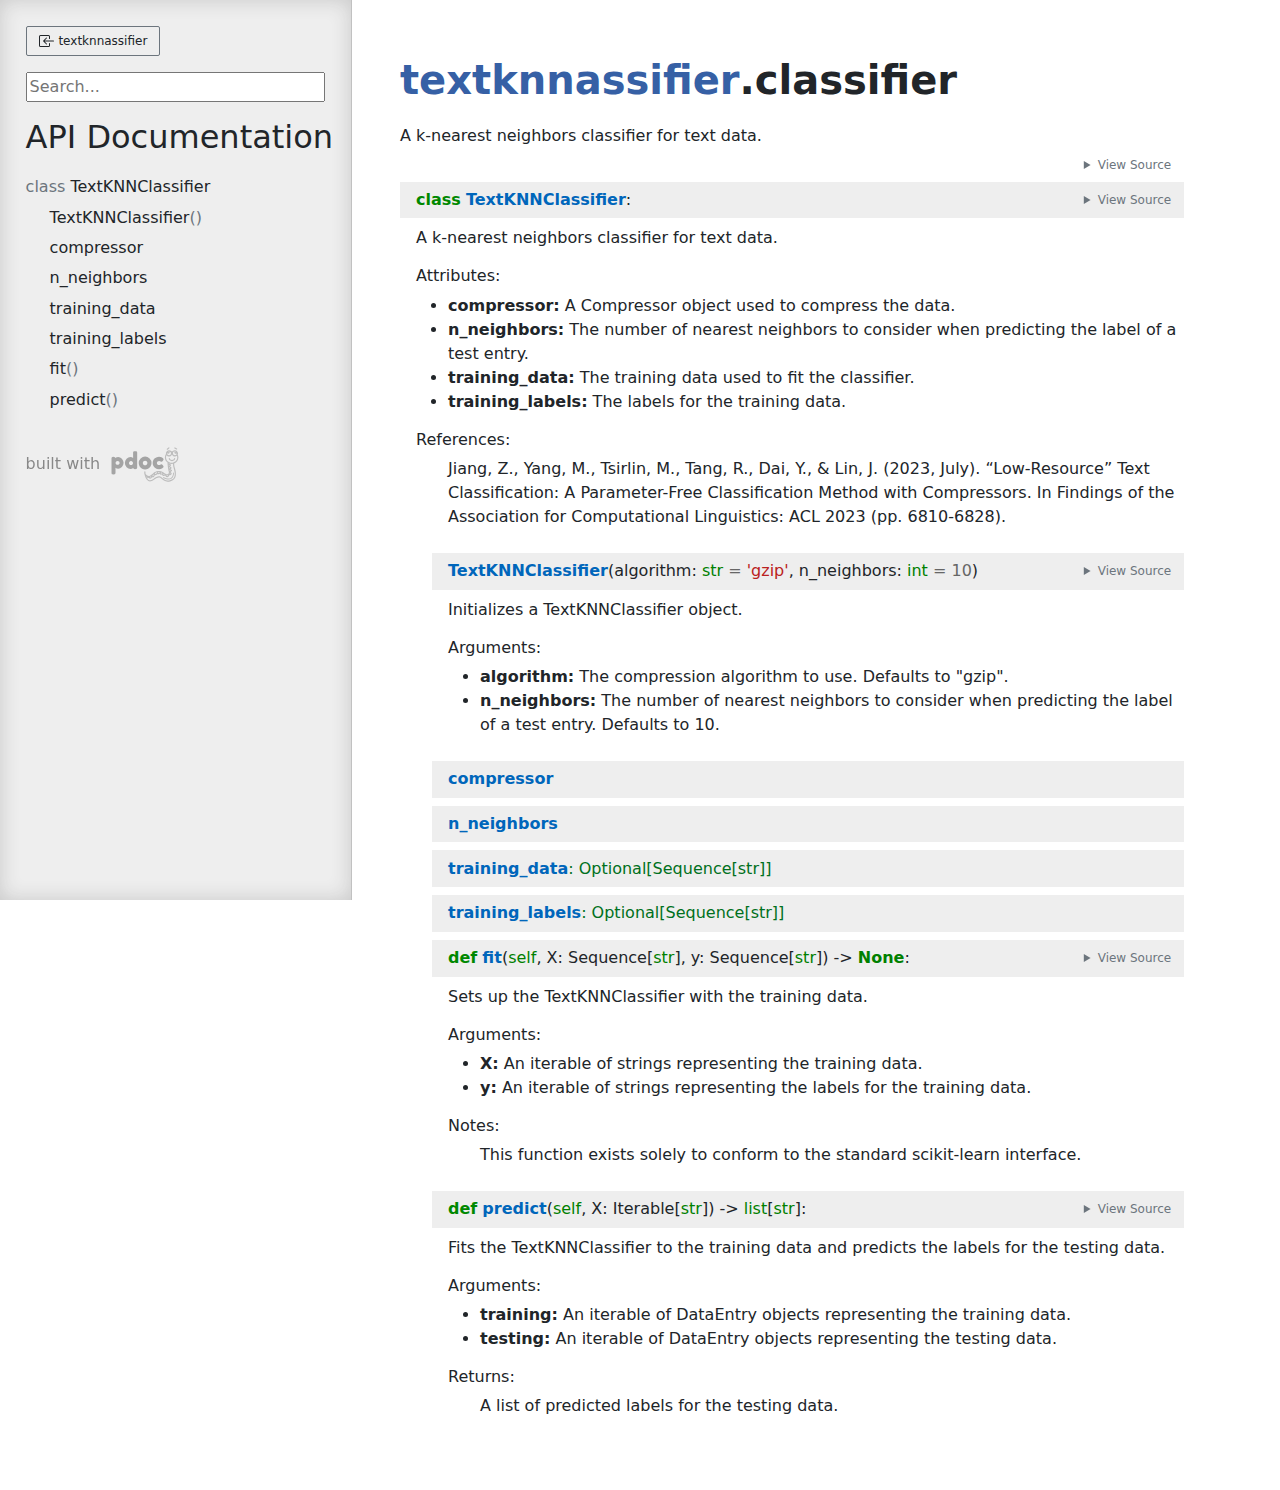
<file: textknnassifier/classifier.html>
<!doctype html>
<html lang="en">
<head>
    <meta charset="utf-8">
    <meta name="viewport" content="width=device-width, initial-scale=1">
    <meta name="generator" content="pdoc 14.0.0"/>
    <title>textknnassifier.classifier API documentation</title>

    <style>/*! * Bootstrap Reboot v5.0.0 (https://getbootstrap.com/) * Copyright 2011-2021 The Bootstrap Authors * Copyright 2011-2021 Twitter, Inc. * Licensed under MIT (https://github.com/twbs/bootstrap/blob/main/LICENSE) * Forked from Normalize.css, licensed MIT (https://github.com/necolas/normalize.css/blob/master/LICENSE.md) */*,::after,::before{box-sizing:border-box}@media (prefers-reduced-motion:no-preference){:root{scroll-behavior:smooth}}body{margin:0;font-family:system-ui,-apple-system,"Segoe UI",Roboto,"Helvetica Neue",Arial,"Noto Sans","Liberation Sans",sans-serif,"Apple Color Emoji","Segoe UI Emoji","Segoe UI Symbol","Noto Color Emoji";font-size:1rem;font-weight:400;line-height:1.5;color:#212529;background-color:#fff;-webkit-text-size-adjust:100%;-webkit-tap-highlight-color:transparent}hr{margin:1rem 0;color:inherit;background-color:currentColor;border:0;opacity:.25}hr:not([size]){height:1px}h1,h2,h3,h4,h5,h6{margin-top:0;margin-bottom:.5rem;font-weight:500;line-height:1.2}h1{font-size:calc(1.375rem + 1.5vw)}@media (min-width:1200px){h1{font-size:2.5rem}}h2{font-size:calc(1.325rem + .9vw)}@media (min-width:1200px){h2{font-size:2rem}}h3{font-size:calc(1.3rem + .6vw)}@media (min-width:1200px){h3{font-size:1.75rem}}h4{font-size:calc(1.275rem + .3vw)}@media (min-width:1200px){h4{font-size:1.5rem}}h5{font-size:1.25rem}h6{font-size:1rem}p{margin-top:0;margin-bottom:1rem}abbr[data-bs-original-title],abbr[title]{-webkit-text-decoration:underline dotted;text-decoration:underline dotted;cursor:help;-webkit-text-decoration-skip-ink:none;text-decoration-skip-ink:none}address{margin-bottom:1rem;font-style:normal;line-height:inherit}ol,ul{padding-left:2rem}dl,ol,ul{margin-top:0;margin-bottom:1rem}ol ol,ol ul,ul ol,ul ul{margin-bottom:0}dt{font-weight:700}dd{margin-bottom:.5rem;margin-left:0}blockquote{margin:0 0 1rem}b,strong{font-weight:bolder}small{font-size:.875em}mark{padding:.2em;background-color:#fcf8e3}sub,sup{position:relative;font-size:.75em;line-height:0;vertical-align:baseline}sub{bottom:-.25em}sup{top:-.5em}a{color:#0d6efd;text-decoration:underline}a:hover{color:#0a58ca}a:not([href]):not([class]),a:not([href]):not([class]):hover{color:inherit;text-decoration:none}code,kbd,pre,samp{font-family:SFMono-Regular,Menlo,Monaco,Consolas,"Liberation Mono","Courier New",monospace;font-size:1em;direction:ltr;unicode-bidi:bidi-override}pre{display:block;margin-top:0;margin-bottom:1rem;overflow:auto;font-size:.875em}pre code{font-size:inherit;color:inherit;word-break:normal}code{font-size:.875em;color:#d63384;word-wrap:break-word}a>code{color:inherit}kbd{padding:.2rem .4rem;font-size:.875em;color:#fff;background-color:#212529;border-radius:.2rem}kbd kbd{padding:0;font-size:1em;font-weight:700}figure{margin:0 0 1rem}img,svg{vertical-align:middle}table{caption-side:bottom;border-collapse:collapse}caption{padding-top:.5rem;padding-bottom:.5rem;color:#6c757d;text-align:left}th{text-align:inherit;text-align:-webkit-match-parent}tbody,td,tfoot,th,thead,tr{border-color:inherit;border-style:solid;border-width:0}label{display:inline-block}button{border-radius:0}button:focus:not(:focus-visible){outline:0}button,input,optgroup,select,textarea{margin:0;font-family:inherit;font-size:inherit;line-height:inherit}button,select{text-transform:none}[role=button]{cursor:pointer}select{word-wrap:normal}select:disabled{opacity:1}[list]::-webkit-calendar-picker-indicator{display:none}[type=button],[type=reset],[type=submit],button{-webkit-appearance:button}[type=button]:not(:disabled),[type=reset]:not(:disabled),[type=submit]:not(:disabled),button:not(:disabled){cursor:pointer}::-moz-focus-inner{padding:0;border-style:none}textarea{resize:vertical}fieldset{min-width:0;padding:0;margin:0;border:0}legend{float:left;width:100%;padding:0;margin-bottom:.5rem;font-size:calc(1.275rem + .3vw);line-height:inherit}@media (min-width:1200px){legend{font-size:1.5rem}}legend+*{clear:left}::-webkit-datetime-edit-day-field,::-webkit-datetime-edit-fields-wrapper,::-webkit-datetime-edit-hour-field,::-webkit-datetime-edit-minute,::-webkit-datetime-edit-month-field,::-webkit-datetime-edit-text,::-webkit-datetime-edit-year-field{padding:0}::-webkit-inner-spin-button{height:auto}[type=search]{outline-offset:-2px;-webkit-appearance:textfield}::-webkit-search-decoration{-webkit-appearance:none}::-webkit-color-swatch-wrapper{padding:0}::file-selector-button{font:inherit}::-webkit-file-upload-button{font:inherit;-webkit-appearance:button}output{display:inline-block}iframe{border:0}summary{display:list-item;cursor:pointer}progress{vertical-align:baseline}[hidden]{display:none!important}</style>
    <style>/*! syntax-highlighting.css */pre{line-height:125%;}span.linenos{color:inherit; background-color:transparent; padding-left:5px; padding-right:20px;}.pdoc-code .hll{background-color:#ffffcc}.pdoc-code{background:#f8f8f8;}.pdoc-code .c{color:#3D7B7B; font-style:italic}.pdoc-code .err{border:1px solid #FF0000}.pdoc-code .k{color:#008000; font-weight:bold}.pdoc-code .o{color:#666666}.pdoc-code .ch{color:#3D7B7B; font-style:italic}.pdoc-code .cm{color:#3D7B7B; font-style:italic}.pdoc-code .cp{color:#9C6500}.pdoc-code .cpf{color:#3D7B7B; font-style:italic}.pdoc-code .c1{color:#3D7B7B; font-style:italic}.pdoc-code .cs{color:#3D7B7B; font-style:italic}.pdoc-code .gd{color:#A00000}.pdoc-code .ge{font-style:italic}.pdoc-code .gr{color:#E40000}.pdoc-code .gh{color:#000080; font-weight:bold}.pdoc-code .gi{color:#008400}.pdoc-code .go{color:#717171}.pdoc-code .gp{color:#000080; font-weight:bold}.pdoc-code .gs{font-weight:bold}.pdoc-code .gu{color:#800080; font-weight:bold}.pdoc-code .gt{color:#0044DD}.pdoc-code .kc{color:#008000; font-weight:bold}.pdoc-code .kd{color:#008000; font-weight:bold}.pdoc-code .kn{color:#008000; font-weight:bold}.pdoc-code .kp{color:#008000}.pdoc-code .kr{color:#008000; font-weight:bold}.pdoc-code .kt{color:#B00040}.pdoc-code .m{color:#666666}.pdoc-code .s{color:#BA2121}.pdoc-code .na{color:#687822}.pdoc-code .nb{color:#008000}.pdoc-code .nc{color:#0000FF; font-weight:bold}.pdoc-code .no{color:#880000}.pdoc-code .nd{color:#AA22FF}.pdoc-code .ni{color:#717171; font-weight:bold}.pdoc-code .ne{color:#CB3F38; font-weight:bold}.pdoc-code .nf{color:#0000FF}.pdoc-code .nl{color:#767600}.pdoc-code .nn{color:#0000FF; font-weight:bold}.pdoc-code .nt{color:#008000; font-weight:bold}.pdoc-code .nv{color:#19177C}.pdoc-code .ow{color:#AA22FF; font-weight:bold}.pdoc-code .w{color:#bbbbbb}.pdoc-code .mb{color:#666666}.pdoc-code .mf{color:#666666}.pdoc-code .mh{color:#666666}.pdoc-code .mi{color:#666666}.pdoc-code .mo{color:#666666}.pdoc-code .sa{color:#BA2121}.pdoc-code .sb{color:#BA2121}.pdoc-code .sc{color:#BA2121}.pdoc-code .dl{color:#BA2121}.pdoc-code .sd{color:#BA2121; font-style:italic}.pdoc-code .s2{color:#BA2121}.pdoc-code .se{color:#AA5D1F; font-weight:bold}.pdoc-code .sh{color:#BA2121}.pdoc-code .si{color:#A45A77; font-weight:bold}.pdoc-code .sx{color:#008000}.pdoc-code .sr{color:#A45A77}.pdoc-code .s1{color:#BA2121}.pdoc-code .ss{color:#19177C}.pdoc-code .bp{color:#008000}.pdoc-code .fm{color:#0000FF}.pdoc-code .vc{color:#19177C}.pdoc-code .vg{color:#19177C}.pdoc-code .vi{color:#19177C}.pdoc-code .vm{color:#19177C}.pdoc-code .il{color:#666666}@media (prefers-color-scheme:dark){pre{line-height:125%;}span.linenos{color:inherit; background-color:transparent; padding-left:5px; padding-right:20px;}.pdoc-code .hll{background-color:#49483e}.pdoc-code{background:#272822; color:#f8f8f2}.pdoc-code .c{color:#75715e}.pdoc-code .err{color:#960050; background-color:#1e0010}.pdoc-code .esc{color:#f8f8f2}.pdoc-code .g{color:#f8f8f2}.pdoc-code .k{color:#66d9ef}.pdoc-code .l{color:#ae81ff}.pdoc-code .n{color:#f8f8f2}.pdoc-code .o{color:#f92672}.pdoc-code .x{color:#f8f8f2}.pdoc-code .p{color:#f8f8f2}.pdoc-code .ch{color:#75715e}.pdoc-code .cm{color:#75715e}.pdoc-code .cp{color:#75715e}.pdoc-code .cpf{color:#75715e}.pdoc-code .c1{color:#75715e}.pdoc-code .cs{color:#75715e}.pdoc-code .gd{color:#f92672}.pdoc-code .ge{color:#f8f8f2; font-style:italic}.pdoc-code .gr{color:#f8f8f2}.pdoc-code .gh{color:#f8f8f2}.pdoc-code .gi{color:#a6e22e}.pdoc-code .go{color:#66d9ef}.pdoc-code .gp{color:#f92672; font-weight:bold}.pdoc-code .gs{color:#f8f8f2; font-weight:bold}.pdoc-code .gu{color:#75715e}.pdoc-code .gt{color:#f8f8f2}.pdoc-code .kc{color:#66d9ef}.pdoc-code .kd{color:#66d9ef}.pdoc-code .kn{color:#f92672}.pdoc-code .kp{color:#66d9ef}.pdoc-code .kr{color:#66d9ef}.pdoc-code .kt{color:#66d9ef}.pdoc-code .ld{color:#e6db74}.pdoc-code .m{color:#ae81ff}.pdoc-code .s{color:#e6db74}.pdoc-code .na{color:#a6e22e}.pdoc-code .nb{color:#f8f8f2}.pdoc-code .nc{color:#a6e22e}.pdoc-code .no{color:#66d9ef}.pdoc-code .nd{color:#a6e22e}.pdoc-code .ni{color:#f8f8f2}.pdoc-code .ne{color:#a6e22e}.pdoc-code .nf{color:#a6e22e}.pdoc-code .nl{color:#f8f8f2}.pdoc-code .nn{color:#f8f8f2}.pdoc-code .nx{color:#a6e22e}.pdoc-code .py{color:#f8f8f2}.pdoc-code .nt{color:#f92672}.pdoc-code .nv{color:#f8f8f2}.pdoc-code .ow{color:#f92672}.pdoc-code .w{color:#f8f8f2}.pdoc-code .mb{color:#ae81ff}.pdoc-code .mf{color:#ae81ff}.pdoc-code .mh{color:#ae81ff}.pdoc-code .mi{color:#ae81ff}.pdoc-code .mo{color:#ae81ff}.pdoc-code .sa{color:#e6db74}.pdoc-code .sb{color:#e6db74}.pdoc-code .sc{color:#e6db74}.pdoc-code .dl{color:#e6db74}.pdoc-code .sd{color:#e6db74}.pdoc-code .s2{color:#e6db74}.pdoc-code .se{color:#ae81ff}.pdoc-code .sh{color:#e6db74}.pdoc-code .si{color:#e6db74}.pdoc-code .sx{color:#e6db74}.pdoc-code .sr{color:#e6db74}.pdoc-code .s1{color:#e6db74}.pdoc-code .ss{color:#e6db74}.pdoc-code .bp{color:#f8f8f2}.pdoc-code .fm{color:#a6e22e}.pdoc-code .vc{color:#f8f8f2}.pdoc-code .vg{color:#f8f8f2}.pdoc-code .vi{color:#f8f8f2}.pdoc-code .vm{color:#f8f8f2}}</style>
    <style>/*! theme.css */:root{--pdoc-background:#fff;}.pdoc{--text:#212529;--muted:#6c757d;--link:#3660a5;--link-hover:#1659c5;--code:#f8f8f8;--active:#fff598;--accent:#eee;--accent2:#c1c1c1;--nav-hover:rgba(255, 255, 255, 0.5);--name:#0066BB;--def:#008800;--annotation:#007020;}@media (prefers-color-scheme:dark){:root{--pdoc-background:#212529;}.pdoc{--text:#f7f7f7;--muted:#9d9d9d;--link:#58a6ff;--link-hover:#3989ff;--code:#333;--active:#555;--accent:#343434;--accent2:#555;--nav-hover:rgba(0, 0, 0, 0.1);--name:#77C1FF;--def:#0cdd0c;--annotation:#00c037;}}</style>
    <style>/*! layout.css */html, body{width:100%;height:100%;}html, main{scroll-behavior:smooth;}body{background-color:var(--pdoc-background);}@media (max-width:769px){#navtoggle{cursor:pointer;position:absolute;width:50px;height:40px;top:1rem;right:1rem;border-color:var(--text);color:var(--text);display:flex;opacity:0.8;z-index:999;}#navtoggle:hover{opacity:1;}#togglestate + div{display:none;}#togglestate:checked + div{display:inherit;}main, header{padding:2rem 3vw;}header + main{margin-top:-3rem;}.git-button{display:none !important;}nav input[type="search"]{max-width:77%;}nav input[type="search"]:first-child{margin-top:-6px;}nav input[type="search"]:valid ~ *{display:none !important;}}@media (min-width:770px){:root{--sidebar-width:clamp(12.5rem, 28vw, 22rem);}nav{position:fixed;overflow:auto;height:100vh;width:var(--sidebar-width);}main, header{padding:3rem 2rem 3rem calc(var(--sidebar-width) + 3rem);width:calc(54rem + var(--sidebar-width));max-width:100%;}header + main{margin-top:-4rem;}#navtoggle{display:none;}}#togglestate{position:absolute;height:0;opacity:0;}nav.pdoc{--pad:clamp(0.5rem, 2vw, 1.75rem);--indent:1.5rem;background-color:var(--accent);border-right:1px solid var(--accent2);box-shadow:0 0 20px rgba(50, 50, 50, .2) inset;padding:0 0 0 var(--pad);overflow-wrap:anywhere;scrollbar-width:thin; scrollbar-color:var(--accent2) transparent }nav.pdoc::-webkit-scrollbar{width:.4rem; }nav.pdoc::-webkit-scrollbar-thumb{background-color:var(--accent2); }nav.pdoc > div{padding:var(--pad) 0;}nav.pdoc .module-list-button{display:inline-flex;align-items:center;color:var(--text);border-color:var(--muted);margin-bottom:1rem;}nav.pdoc .module-list-button:hover{border-color:var(--text);}nav.pdoc input[type=search]{display:block;outline-offset:0;width:calc(100% - var(--pad));}nav.pdoc .logo{max-width:calc(100% - var(--pad));max-height:35vh;display:block;margin:0 auto 1rem;transform:translate(calc(-.5 * var(--pad)), 0);}nav.pdoc ul{list-style:none;padding-left:0;}nav.pdoc > div > ul{margin-left:calc(0px - var(--pad));}nav.pdoc li a{padding:.2rem 0 .2rem calc(var(--pad) + var(--indent));}nav.pdoc > div > ul > li > a{padding-left:var(--pad);}nav.pdoc li{transition:all 100ms;}nav.pdoc li:hover{background-color:var(--nav-hover);}nav.pdoc a, nav.pdoc a:hover{color:var(--text);}nav.pdoc a{display:block;}nav.pdoc > h2:first-of-type{margin-top:1.5rem;}nav.pdoc .class:before{content:"class ";color:var(--muted);}nav.pdoc .function:after{content:"()";color:var(--muted);}nav.pdoc footer:before{content:"";display:block;width:calc(100% - var(--pad));border-top:solid var(--accent2) 1px;margin-top:1.5rem;padding-top:.5rem;}nav.pdoc footer{font-size:small;}</style>
    <style>/*! content.css */.pdoc{color:var(--text);box-sizing:border-box;line-height:1.5;background:none;}.pdoc .pdoc-button{cursor:pointer;display:inline-block;border:solid black 1px;border-radius:2px;font-size:.75rem;padding:calc(0.5em - 1px) 1em;transition:100ms all;}.pdoc .pdoc-alert{padding:1rem 1rem 1rem calc(1.5rem + 24px);border:1px solid transparent;border-radius:.25rem;background-repeat:no-repeat;background-position:1rem center;margin-bottom:1rem;}.pdoc .pdoc-alert > *:last-child{margin-bottom:0;}.pdoc .pdoc-alert-note {color:#084298;background-color:#cfe2ff;border-color:#b6d4fe;background-image:url("data:image/svg+xml,%3Csvg%20xmlns%3D%22http%3A//www.w3.org/2000/svg%22%20width%3D%2224%22%20height%3D%2224%22%20fill%3D%22%23084298%22%20viewBox%3D%220%200%2016%2016%22%3E%3Cpath%20d%3D%22M8%2016A8%208%200%201%200%208%200a8%208%200%200%200%200%2016zm.93-9.412-1%204.705c-.07.34.029.533.304.533.194%200%20.487-.07.686-.246l-.088.416c-.287.346-.92.598-1.465.598-.703%200-1.002-.422-.808-1.319l.738-3.468c.064-.293.006-.399-.287-.47l-.451-.081.082-.381%202.29-.287zM8%205.5a1%201%200%201%201%200-2%201%201%200%200%201%200%202z%22/%3E%3C/svg%3E");}.pdoc .pdoc-alert-warning{color:#664d03;background-color:#fff3cd;border-color:#ffecb5;background-image:url("data:image/svg+xml,%3Csvg%20xmlns%3D%22http%3A//www.w3.org/2000/svg%22%20width%3D%2224%22%20height%3D%2224%22%20fill%3D%22%23664d03%22%20viewBox%3D%220%200%2016%2016%22%3E%3Cpath%20d%3D%22M8.982%201.566a1.13%201.13%200%200%200-1.96%200L.165%2013.233c-.457.778.091%201.767.98%201.767h13.713c.889%200%201.438-.99.98-1.767L8.982%201.566zM8%205c.535%200%20.954.462.9.995l-.35%203.507a.552.552%200%200%201-1.1%200L7.1%205.995A.905.905%200%200%201%208%205zm.002%206a1%201%200%201%201%200%202%201%201%200%200%201%200-2z%22/%3E%3C/svg%3E");}.pdoc .pdoc-alert-danger{color:#842029;background-color:#f8d7da;border-color:#f5c2c7;background-image:url("data:image/svg+xml,%3Csvg%20xmlns%3D%22http%3A//www.w3.org/2000/svg%22%20width%3D%2224%22%20height%3D%2224%22%20fill%3D%22%23842029%22%20viewBox%3D%220%200%2016%2016%22%3E%3Cpath%20d%3D%22M5.52.359A.5.5%200%200%201%206%200h4a.5.5%200%200%201%20.474.658L8.694%206H12.5a.5.5%200%200%201%20.395.807l-7%209a.5.5%200%200%201-.873-.454L6.823%209.5H3.5a.5.5%200%200%201-.48-.641l2.5-8.5z%22/%3E%3C/svg%3E");}.pdoc .visually-hidden{position:absolute !important;width:1px !important;height:1px !important;padding:0 !important;margin:-1px !important;overflow:hidden !important;clip:rect(0, 0, 0, 0) !important;white-space:nowrap !important;border:0 !important;}.pdoc h1, .pdoc h2, .pdoc h3{font-weight:300;margin:.3em 0;padding:.2em 0;}.pdoc > section:not(.module-info) h1{font-size:1.5rem;font-weight:500;}.pdoc > section:not(.module-info) h2{font-size:1.4rem;font-weight:500;}.pdoc > section:not(.module-info) h3{font-size:1.3rem;font-weight:500;}.pdoc > section:not(.module-info) h4{font-size:1.2rem;}.pdoc > section:not(.module-info) h5{font-size:1.1rem;}.pdoc a{text-decoration:none;color:var(--link);}.pdoc a:hover{color:var(--link-hover);}.pdoc blockquote{margin-left:2rem;}.pdoc pre{border-top:1px solid var(--accent2);border-bottom:1px solid var(--accent2);margin-top:0;margin-bottom:1em;padding:.5rem 0 .5rem .5rem;overflow-x:auto;background-color:var(--code);}.pdoc code{color:var(--text);padding:.2em .4em;margin:0;font-size:85%;background-color:var(--code);border-radius:6px;}.pdoc a > code{color:inherit;}.pdoc pre > code{display:inline-block;font-size:inherit;background:none;border:none;padding:0;}.pdoc > section:not(.module-info){margin-bottom:1.5rem;}.pdoc .modulename{margin-top:0;font-weight:bold;}.pdoc .modulename a{color:var(--link);transition:100ms all;}.pdoc .git-button{float:right;border:solid var(--link) 1px;}.pdoc .git-button:hover{background-color:var(--link);color:var(--pdoc-background);}.view-source-toggle-state,.view-source-toggle-state ~ .pdoc-code{display:none;}.view-source-toggle-state:checked ~ .pdoc-code{display:block;}.view-source-button{display:inline-block;float:right;font-size:.75rem;line-height:1.5rem;color:var(--muted);padding:0 .4rem 0 1.3rem;cursor:pointer;text-indent:-2px;}.view-source-button > span{visibility:hidden;}.module-info .view-source-button{float:none;display:flex;justify-content:flex-end;margin:-1.2rem .4rem -.2rem 0;}.view-source-button::before{position:absolute;content:"View Source";display:list-item;list-style-type:disclosure-closed;}.view-source-toggle-state:checked ~ .attr .view-source-button::before,.view-source-toggle-state:checked ~ .view-source-button::before{list-style-type:disclosure-open;}.pdoc .docstring{margin-bottom:1.5rem;}.pdoc section:not(.module-info) .docstring{margin-left:clamp(0rem, 5vw - 2rem, 1rem);}.pdoc .docstring .pdoc-code{margin-left:1em;margin-right:1em;}.pdoc h1:target,.pdoc h2:target,.pdoc h3:target,.pdoc h4:target,.pdoc h5:target,.pdoc h6:target,.pdoc .pdoc-code > pre > span:target{background-color:var(--active);box-shadow:-1rem 0 0 0 var(--active);}.pdoc .pdoc-code > pre > span:target{display:block;}.pdoc div:target > .attr,.pdoc section:target > .attr,.pdoc dd:target > a{background-color:var(--active);}.pdoc *{scroll-margin:2rem;}.pdoc .pdoc-code .linenos{user-select:none;}.pdoc .attr:hover{filter:contrast(0.95);}.pdoc section, .pdoc .classattr{position:relative;}.pdoc .headerlink{--width:clamp(1rem, 3vw, 2rem);position:absolute;top:0;left:calc(0rem - var(--width));transition:all 100ms ease-in-out;opacity:0;}.pdoc .headerlink::before{content:"#";display:block;text-align:center;width:var(--width);height:2.3rem;line-height:2.3rem;font-size:1.5rem;}.pdoc .attr:hover ~ .headerlink,.pdoc *:target > .headerlink,.pdoc .headerlink:hover{opacity:1;}.pdoc .attr{display:block;margin:.5rem 0 .5rem;padding:.4rem .4rem .4rem 1rem;background-color:var(--accent);overflow-x:auto;}.pdoc .classattr{margin-left:2rem;}.pdoc .name{color:var(--name);font-weight:bold;}.pdoc .def{color:var(--def);font-weight:bold;}.pdoc .signature{background-color:transparent;}.pdoc .param, .pdoc .return-annotation{white-space:pre;}.pdoc .signature.multiline .param{display:block;}.pdoc .signature.condensed .param{display:inline-block;}.pdoc .annotation{color:var(--annotation);}.pdoc .view-value-toggle-state,.pdoc .view-value-toggle-state ~ .default_value{display:none;}.pdoc .view-value-toggle-state:checked ~ .default_value{display:inherit;}.pdoc .view-value-button{font-size:.5rem;vertical-align:middle;border-style:dashed;margin-top:-0.1rem;}.pdoc .view-value-button:hover{background:white;}.pdoc .view-value-button::before{content:"show";text-align:center;width:2.2em;display:inline-block;}.pdoc .view-value-toggle-state:checked ~ .view-value-button::before{content:"hide";}.pdoc .inherited{margin-left:2rem;}.pdoc .inherited dt{font-weight:700;}.pdoc .inherited dt, .pdoc .inherited dd{display:inline;margin-left:0;margin-bottom:.5rem;}.pdoc .inherited dd:not(:last-child):after{content:", ";}.pdoc .inherited .class:before{content:"class ";}.pdoc .inherited .function a:after{content:"()";}.pdoc .search-result .docstring{overflow:auto;max-height:25vh;}.pdoc .search-result.focused > .attr{background-color:var(--active);}.pdoc .attribution{margin-top:2rem;display:block;opacity:0.5;transition:all 200ms;filter:grayscale(100%);}.pdoc .attribution:hover{opacity:1;filter:grayscale(0%);}.pdoc .attribution img{margin-left:5px;height:35px;vertical-align:middle;width:70px;transition:all 200ms;}.pdoc table{display:block;width:max-content;max-width:100%;overflow:auto;margin-bottom:1rem;}.pdoc table th{font-weight:600;}.pdoc table th, .pdoc table td{padding:6px 13px;border:1px solid var(--accent2);}</style>
    <style>/*! custom.css */</style></head>
<body>
    <nav class="pdoc">
        <label id="navtoggle" for="togglestate" class="pdoc-button"><svg xmlns='http://www.w3.org/2000/svg' viewBox='0 0 30 30'><path stroke-linecap='round' stroke="currentColor" stroke-miterlimit='10' stroke-width='2' d='M4 7h22M4 15h22M4 23h22'/></svg></label>
        <input id="togglestate" type="checkbox" aria-hidden="true" tabindex="-1">
        <div>            <a class="pdoc-button module-list-button" href="../textknnassifier.html">
<svg xmlns="http://www.w3.org/2000/svg" width="16" height="16" fill="currentColor" class="bi bi-box-arrow-in-left" viewBox="0 0 16 16">
  <path fill-rule="evenodd" d="M10 3.5a.5.5 0 0 0-.5-.5h-8a.5.5 0 0 0-.5.5v9a.5.5 0 0 0 .5.5h8a.5.5 0 0 0 .5-.5v-2a.5.5 0 0 1 1 0v2A1.5 1.5 0 0 1 9.5 14h-8A1.5 1.5 0 0 1 0 12.5v-9A1.5 1.5 0 0 1 1.5 2h8A1.5 1.5 0 0 1 11 3.5v2a.5.5 0 0 1-1 0v-2z"/>
  <path fill-rule="evenodd" d="M4.146 8.354a.5.5 0 0 1 0-.708l3-3a.5.5 0 1 1 .708.708L5.707 7.5H14.5a.5.5 0 0 1 0 1H5.707l2.147 2.146a.5.5 0 0 1-.708.708l-3-3z"/>
</svg>                &nbsp;textknnassifier</a>


            <input type="search" placeholder="Search..." role="searchbox" aria-label="search"
                   pattern=".+" required>



            <h2>API Documentation</h2>
                <ul class="memberlist">
            <li>
                    <a class="class" href="#TextKNNClassifier">TextKNNClassifier</a>
                            <ul class="memberlist">
                        <li>
                                <a class="function" href="#TextKNNClassifier.__init__">TextKNNClassifier</a>
                        </li>
                        <li>
                                <a class="variable" href="#TextKNNClassifier.compressor">compressor</a>
                        </li>
                        <li>
                                <a class="variable" href="#TextKNNClassifier.n_neighbors">n_neighbors</a>
                        </li>
                        <li>
                                <a class="variable" href="#TextKNNClassifier.training_data">training_data</a>
                        </li>
                        <li>
                                <a class="variable" href="#TextKNNClassifier.training_labels">training_labels</a>
                        </li>
                        <li>
                                <a class="function" href="#TextKNNClassifier.fit">fit</a>
                        </li>
                        <li>
                                <a class="function" href="#TextKNNClassifier.predict">predict</a>
                        </li>
                </ul>

            </li>
    </ul>



        <a class="attribution" title="pdoc: Python API documentation generator" href="https://pdoc.dev" target="_blank">
            built with <span class="visually-hidden">pdoc</span><img
                alt="pdoc logo"
                src="data:image/svg+xml,%3Csvg%20xmlns%3D%22http%3A//www.w3.org/2000/svg%22%20role%3D%22img%22%20aria-label%3D%22pdoc%20logo%22%20width%3D%22300%22%20height%3D%22150%22%20viewBox%3D%22-1%200%2060%2030%22%3E%3Ctitle%3Epdoc%3C/title%3E%3Cpath%20d%3D%22M29.621%2021.293c-.011-.273-.214-.475-.511-.481a.5.5%200%200%200-.489.503l-.044%201.393c-.097.551-.695%201.215-1.566%201.704-.577.428-1.306.486-2.193.182-1.426-.617-2.467-1.654-3.304-2.487l-.173-.172a3.43%203.43%200%200%200-.365-.306.49.49%200%200%200-.286-.196c-1.718-1.06-4.931-1.47-7.353.191l-.219.15c-1.707%201.187-3.413%202.131-4.328%201.03-.02-.027-.49-.685-.141-1.763.233-.721.546-2.408.772-4.076.042-.09.067-.187.046-.288.166-1.347.277-2.625.241-3.351%201.378-1.008%202.271-2.586%202.271-4.362%200-.976-.272-1.935-.788-2.774-.057-.094-.122-.18-.184-.268.033-.167.052-.339.052-.516%200-1.477-1.202-2.679-2.679-2.679-.791%200-1.496.352-1.987.9a6.3%206.3%200%200%200-1.001.029c-.492-.564-1.207-.929-2.012-.929-1.477%200-2.679%201.202-2.679%202.679A2.65%202.65%200%200%200%20.97%206.554c-.383.747-.595%201.572-.595%202.41%200%202.311%201.507%204.29%203.635%205.107-.037.699-.147%202.27-.423%203.294l-.137.461c-.622%202.042-2.515%208.257%201.727%2010.643%201.614.908%203.06%201.248%204.317%201.248%202.665%200%204.492-1.524%205.322-2.401%201.476-1.559%202.886-1.854%206.491.82%201.877%201.393%203.514%201.753%204.861%201.068%202.223-1.713%202.811-3.867%203.399-6.374.077-.846.056-1.469.054-1.537zm-4.835%204.313c-.054.305-.156.586-.242.629-.034-.007-.131-.022-.307-.157-.145-.111-.314-.478-.456-.908.221.121.432.25.675.355.115.039.219.051.33.081zm-2.251-1.238c-.05.33-.158.648-.252.694-.022.001-.125-.018-.307-.157-.217-.166-.488-.906-.639-1.573.358.344.754.693%201.198%201.036zm-3.887-2.337c-.006-.116-.018-.231-.041-.342.635.145%201.189.368%201.599.625.097.231.166.481.174.642-.03.049-.055.101-.067.158-.046.013-.128.026-.298.004-.278-.037-.901-.57-1.367-1.087zm-1.127-.497c.116.306.176.625.12.71-.019.014-.117.045-.345.016-.206-.027-.604-.332-.986-.695.41-.051.816-.056%201.211-.031zm-4.535%201.535c.209.22.379.47.358.598-.006.041-.088.138-.351.234-.144.055-.539-.063-.979-.259a11.66%2011.66%200%200%200%20.972-.573zm.983-.664c.359-.237.738-.418%201.126-.554.25.237.479.548.457.694-.006.042-.087.138-.351.235-.174.064-.694-.105-1.232-.375zm-3.381%201.794c-.022.145-.061.29-.149.401-.133.166-.358.248-.69.251h-.002c-.133%200-.306-.26-.45-.621.417.091.854.07%201.291-.031zm-2.066-8.077a4.78%204.78%200%200%201-.775-.584c.172-.115.505-.254.88-.378l-.105.962zm-.331%202.302a10.32%2010.32%200%200%201-.828-.502c.202-.143.576-.328.984-.49l-.156.992zm-.45%202.157l-.701-.403c.214-.115.536-.249.891-.376a11.57%2011.57%200%200%201-.19.779zm-.181%201.716c.064.398.194.702.298.893-.194-.051-.435-.162-.736-.398.061-.119.224-.3.438-.495zM8.87%204.141c0%20.152-.123.276-.276.276s-.275-.124-.275-.276.123-.276.276-.276.275.124.275.276zm-.735-.389a1.15%201.15%200%200%200-.314.783%201.16%201.16%200%200%200%201.162%201.162c.457%200%20.842-.27%201.032-.653.026.117.042.238.042.362a1.68%201.68%200%200%201-1.679%201.679%201.68%201.68%200%200%201-1.679-1.679c0-.843.626-1.535%201.436-1.654zM5.059%205.406A1.68%201.68%200%200%201%203.38%207.085a1.68%201.68%200%200%201-1.679-1.679c0-.037.009-.072.011-.109.21.3.541.508.935.508a1.16%201.16%200%200%200%201.162-1.162%201.14%201.14%200%200%200-.474-.912c.015%200%20.03-.005.045-.005.926.001%201.679.754%201.679%201.68zM3.198%204.141c0%20.152-.123.276-.276.276s-.275-.124-.275-.276.123-.276.276-.276.275.124.275.276zM1.375%208.964c0-.52.103-1.035.288-1.52.466.394%201.06.64%201.717.64%201.144%200%202.116-.725%202.499-1.738.383%201.012%201.355%201.738%202.499%201.738.867%200%201.631-.421%202.121-1.062.307.605.478%201.267.478%201.942%200%202.486-2.153%204.51-4.801%204.51s-4.801-2.023-4.801-4.51zm24.342%2019.349c-.985.498-2.267.168-3.813-.979-3.073-2.281-5.453-3.199-7.813-.705-1.315%201.391-4.163%203.365-8.423.97-3.174-1.786-2.239-6.266-1.261-9.479l.146-.492c.276-1.02.395-2.457.444-3.268a6.11%206.11%200%200%200%201.18.115%206.01%206.01%200%200%200%202.536-.562l-.006.175c-.802.215-1.848.612-2.021%201.25-.079.295.021.601.274.837.219.203.415.364.598.501-.667.304-1.243.698-1.311%201.179-.02.144-.022.507.393.787.213.144.395.26.564.365-1.285.521-1.361.96-1.381%201.126-.018.142-.011.496.427.746l.854.489c-.473.389-.971.914-.999%201.429-.018.278.095.532.316.713.675.556%201.231.721%201.653.721.059%200%20.104-.014.158-.02.207.707.641%201.64%201.513%201.64h.013c.8-.008%201.236-.345%201.462-.626.173-.216.268-.457.325-.692.424.195.93.374%201.372.374.151%200%20.294-.021.423-.068.732-.27.944-.704.993-1.021.009-.061.003-.119.002-.179.266.086.538.147.789.147.15%200%20.294-.021.423-.069.542-.2.797-.489.914-.754.237.147.478.258.704.288.106.014.205.021.296.021.356%200%20.595-.101.767-.229.438.435%201.094.992%201.656%201.067.106.014.205.021.296.021a1.56%201.56%200%200%200%20.323-.035c.17.575.453%201.289.866%201.605.358.273.665.362.914.362a.99.99%200%200%200%20.421-.093%201.03%201.03%200%200%200%20.245-.164c.168.428.39.846.68%201.068.358.273.665.362.913.362a.99.99%200%200%200%20.421-.093c.317-.148.512-.448.639-.762.251.157.495.257.726.257.127%200%20.25-.024.37-.071.427-.17.706-.617.841-1.314.022-.015.047-.022.068-.038.067-.051.133-.104.196-.159-.443%201.486-1.107%202.761-2.086%203.257zM8.66%209.925a.5.5%200%201%200-1%200c0%20.653-.818%201.205-1.787%201.205s-1.787-.552-1.787-1.205a.5.5%200%201%200-1%200c0%201.216%201.25%202.205%202.787%202.205s2.787-.989%202.787-2.205zm4.4%2015.965l-.208.097c-2.661%201.258-4.708%201.436-6.086.527-1.542-1.017-1.88-3.19-1.844-4.198a.4.4%200%200%200-.385-.414c-.242-.029-.406.164-.414.385-.046%201.249.367%203.686%202.202%204.896.708.467%201.547.7%202.51.7%201.248%200%202.706-.392%204.362-1.174l.185-.086a.4.4%200%200%200%20.205-.527c-.089-.204-.326-.291-.527-.206zM9.547%202.292c.093.077.205.114.317.114a.5.5%200%200%200%20.318-.886L8.817.397a.5.5%200%200%200-.703.068.5.5%200%200%200%20.069.703l1.364%201.124zm-7.661-.065c.086%200%20.173-.022.253-.068l1.523-.893a.5.5%200%200%200-.506-.863l-1.523.892a.5.5%200%200%200-.179.685c.094.158.261.247.432.247z%22%20transform%3D%22matrix%28-1%200%200%201%2058%200%29%22%20fill%3D%22%233bb300%22/%3E%3Cpath%20d%3D%22M.3%2021.86V10.18q0-.46.02-.68.04-.22.18-.5.28-.54%201.34-.54%201.06%200%201.42.28.38.26.44.78.76-1.04%202.38-1.04%201.64%200%203.1%201.54%201.46%201.54%201.46%203.58%200%202.04-1.46%203.58-1.44%201.54-3.08%201.54-1.64%200-2.38-.92v4.04q0%20.46-.04.68-.02.22-.18.5-.14.3-.5.42-.36.12-.98.12-.62%200-1-.12-.36-.12-.52-.4-.14-.28-.18-.5-.02-.22-.02-.68zm3.96-9.42q-.46.54-.46%201.18%200%20.64.46%201.18.48.52%201.2.52.74%200%201.24-.52.52-.52.52-1.18%200-.66-.48-1.18-.48-.54-1.26-.54-.76%200-1.22.54zm14.741-8.36q.16-.3.54-.42.38-.12%201-.12.64%200%201.02.12.38.12.52.42.16.3.18.54.04.22.04.68v11.94q0%20.46-.04.7-.02.22-.18.5-.3.54-1.7.54-1.38%200-1.54-.98-.84.96-2.34.96-1.8%200-3.28-1.56-1.48-1.58-1.48-3.66%200-2.1%201.48-3.68%201.5-1.58%203.28-1.58%201.48%200%202.3%201v-4.2q0-.46.02-.68.04-.24.18-.52zm-3.24%2010.86q.52.54%201.26.54.74%200%201.22-.54.5-.54.5-1.18%200-.66-.48-1.22-.46-.56-1.26-.56-.8%200-1.28.56-.48.54-.48%201.2%200%20.66.52%201.2zm7.833-1.2q0-2.4%201.68-3.96%201.68-1.56%203.84-1.56%202.16%200%203.82%201.56%201.66%201.54%201.66%203.94%200%201.66-.86%202.96-.86%201.28-2.1%201.9-1.22.6-2.54.6-1.32%200-2.56-.64-1.24-.66-2.1-1.92-.84-1.28-.84-2.88zm4.18%201.44q.64.48%201.3.48.66%200%201.32-.5.66-.5.66-1.48%200-.98-.62-1.46-.62-.48-1.34-.48-.72%200-1.34.5-.62.5-.62%201.48%200%20.96.64%201.46zm11.412-1.44q0%20.84.56%201.32.56.46%201.18.46.64%200%201.18-.36.56-.38.9-.38.6%200%201.46%201.06.46.58.46%201.04%200%20.76-1.1%201.42-1.14.8-2.8.8-1.86%200-3.58-1.34-.82-.64-1.34-1.7-.52-1.08-.52-2.36%200-1.3.52-2.34.52-1.06%201.34-1.7%201.66-1.32%203.54-1.32.76%200%201.48.22.72.2%201.06.4l.32.2q.36.24.56.38.52.4.52.92%200%20.5-.42%201.14-.72%201.1-1.38%201.1-.38%200-1.08-.44-.36-.34-1.04-.34-.66%200-1.24.48-.58.48-.58%201.34z%22%20fill%3D%22green%22/%3E%3C/svg%3E"/>
        </a>
</div>
    </nav>
    <main class="pdoc">
            <section class="module-info">
                    <h1 class="modulename">
<a href="./../textknnassifier.html">textknnassifier</a><wbr>.classifier    </h1>

                        <div class="docstring"><p>A k-nearest neighbors classifier for text data.</p>
</div>

                        <input id="mod-classifier-view-source" class="view-source-toggle-state" type="checkbox" aria-hidden="true" tabindex="-1">

                        <label class="view-source-button" for="mod-classifier-view-source"><span>View Source</span></label>

                        <div class="pdoc-code codehilite"><pre><span></span><span id="L-1"><a href="#L-1"><span class="linenos">  1</span></a><span class="sd">&quot;&quot;&quot; A k-nearest neighbors classifier for text data. &quot;&quot;&quot;</span>
</span><span id="L-2"><a href="#L-2"><span class="linenos">  2</span></a>
</span><span id="L-3"><a href="#L-3"><span class="linenos">  3</span></a><span class="c1"># pylint: disable=invalid-name</span>
</span><span id="L-4"><a href="#L-4"><span class="linenos">  4</span></a><span class="c1"># Disabled because it is requied to conform to the scikit-learn interface.</span>
</span><span id="L-5"><a href="#L-5"><span class="linenos">  5</span></a>
</span><span id="L-6"><a href="#L-6"><span class="linenos">  6</span></a><span class="kn">from</span> <span class="nn">__future__</span> <span class="kn">import</span> <span class="n">annotations</span>
</span><span id="L-7"><a href="#L-7"><span class="linenos">  7</span></a>
</span><span id="L-8"><a href="#L-8"><span class="linenos">  8</span></a><span class="kn">import</span> <span class="nn">collections</span>
</span><span id="L-9"><a href="#L-9"><span class="linenos">  9</span></a><span class="kn">from</span> <span class="nn">typing</span> <span class="kn">import</span> <span class="n">Iterable</span><span class="p">,</span> <span class="n">Optional</span><span class="p">,</span> <span class="n">Sequence</span>
</span><span id="L-10"><a href="#L-10"><span class="linenos"> 10</span></a>
</span><span id="L-11"><a href="#L-11"><span class="linenos"> 11</span></a><span class="kn">from</span> <span class="nn">textknnassifier</span> <span class="kn">import</span> <span class="n">compressor</span>
</span><span id="L-12"><a href="#L-12"><span class="linenos"> 12</span></a>
</span><span id="L-13"><a href="#L-13"><span class="linenos"> 13</span></a>
</span><span id="L-14"><a href="#L-14"><span class="linenos"> 14</span></a><span class="k">class</span> <span class="nc">TextKNNClassifier</span><span class="p">:</span>
</span><span id="L-15"><a href="#L-15"><span class="linenos"> 15</span></a><span class="w">    </span><span class="sd">&quot;&quot;&quot;A k-nearest neighbors classifier for text data.</span>
</span><span id="L-16"><a href="#L-16"><span class="linenos"> 16</span></a>
</span><span id="L-17"><a href="#L-17"><span class="linenos"> 17</span></a><span class="sd">    Attributes:</span>
</span><span id="L-18"><a href="#L-18"><span class="linenos"> 18</span></a><span class="sd">        compressor: A Compressor object used to compress the data.</span>
</span><span id="L-19"><a href="#L-19"><span class="linenos"> 19</span></a><span class="sd">        n_neighbors: The number of nearest neighbors to consider when predicting</span>
</span><span id="L-20"><a href="#L-20"><span class="linenos"> 20</span></a><span class="sd">            the label of a test entry.</span>
</span><span id="L-21"><a href="#L-21"><span class="linenos"> 21</span></a><span class="sd">        training_data: The training data used to fit the classifier.</span>
</span><span id="L-22"><a href="#L-22"><span class="linenos"> 22</span></a><span class="sd">        training_labels: The labels for the training data.</span>
</span><span id="L-23"><a href="#L-23"><span class="linenos"> 23</span></a>
</span><span id="L-24"><a href="#L-24"><span class="linenos"> 24</span></a><span class="sd">    References:</span>
</span><span id="L-25"><a href="#L-25"><span class="linenos"> 25</span></a><span class="sd">        Jiang, Z., Yang, M., Tsirlin, M., Tang, R., Dai, Y., &amp; Lin, J. (2023,</span>
</span><span id="L-26"><a href="#L-26"><span class="linenos"> 26</span></a><span class="sd">        July). “Low-Resource” Text Classification: A Parameter-Free</span>
</span><span id="L-27"><a href="#L-27"><span class="linenos"> 27</span></a><span class="sd">        Classification Method with Compressors. In Findings of the Association</span>
</span><span id="L-28"><a href="#L-28"><span class="linenos"> 28</span></a><span class="sd">        for Computational Linguistics: ACL 2023 (pp. 6810-6828).</span>
</span><span id="L-29"><a href="#L-29"><span class="linenos"> 29</span></a>
</span><span id="L-30"><a href="#L-30"><span class="linenos"> 30</span></a><span class="sd">    &quot;&quot;&quot;</span>
</span><span id="L-31"><a href="#L-31"><span class="linenos"> 31</span></a>
</span><span id="L-32"><a href="#L-32"><span class="linenos"> 32</span></a>    <span class="k">def</span> <span class="fm">__init__</span><span class="p">(</span><span class="bp">self</span><span class="p">,</span> <span class="n">algorithm</span><span class="p">:</span> <span class="nb">str</span> <span class="o">=</span> <span class="s2">&quot;gzip&quot;</span><span class="p">,</span> <span class="n">n_neighbors</span><span class="p">:</span> <span class="nb">int</span> <span class="o">=</span> <span class="mi">10</span><span class="p">):</span>
</span><span id="L-33"><a href="#L-33"><span class="linenos"> 33</span></a><span class="w">        </span><span class="sd">&quot;&quot;&quot;Initializes a TextKNNClassifier object.</span>
</span><span id="L-34"><a href="#L-34"><span class="linenos"> 34</span></a>
</span><span id="L-35"><a href="#L-35"><span class="linenos"> 35</span></a><span class="sd">        Args:</span>
</span><span id="L-36"><a href="#L-36"><span class="linenos"> 36</span></a><span class="sd">            algorithm: The compression algorithm to use. Defaults to &quot;gzip&quot;.</span>
</span><span id="L-37"><a href="#L-37"><span class="linenos"> 37</span></a><span class="sd">            n_neighbors: The number of nearest neighbors to consider when predicting</span>
</span><span id="L-38"><a href="#L-38"><span class="linenos"> 38</span></a><span class="sd">                the label of a test entry. Defaults to 10.</span>
</span><span id="L-39"><a href="#L-39"><span class="linenos"> 39</span></a>
</span><span id="L-40"><a href="#L-40"><span class="linenos"> 40</span></a><span class="sd">        &quot;&quot;&quot;</span>
</span><span id="L-41"><a href="#L-41"><span class="linenos"> 41</span></a>        <span class="bp">self</span><span class="o">.</span><span class="n">compressor</span> <span class="o">=</span> <span class="n">compressor</span><span class="o">.</span><span class="n">Compressor</span><span class="p">(</span><span class="n">algorithm</span><span class="o">=</span><span class="n">algorithm</span><span class="p">)</span>
</span><span id="L-42"><a href="#L-42"><span class="linenos"> 42</span></a>        <span class="bp">self</span><span class="o">.</span><span class="n">n_neighbors</span> <span class="o">=</span> <span class="n">n_neighbors</span>
</span><span id="L-43"><a href="#L-43"><span class="linenos"> 43</span></a>        <span class="bp">self</span><span class="o">.</span><span class="n">training_data</span><span class="p">:</span> <span class="n">Optional</span><span class="p">[</span><span class="n">Sequence</span><span class="p">[</span><span class="nb">str</span><span class="p">]]</span> <span class="o">=</span> <span class="kc">None</span>
</span><span id="L-44"><a href="#L-44"><span class="linenos"> 44</span></a>        <span class="bp">self</span><span class="o">.</span><span class="n">training_labels</span><span class="p">:</span> <span class="n">Optional</span><span class="p">[</span><span class="n">Sequence</span><span class="p">[</span><span class="nb">str</span><span class="p">]]</span> <span class="o">=</span> <span class="kc">None</span>
</span><span id="L-45"><a href="#L-45"><span class="linenos"> 45</span></a>
</span><span id="L-46"><a href="#L-46"><span class="linenos"> 46</span></a>    <span class="k">def</span> <span class="nf">fit</span><span class="p">(</span><span class="bp">self</span><span class="p">,</span> <span class="n">X</span><span class="p">:</span> <span class="n">Sequence</span><span class="p">[</span><span class="nb">str</span><span class="p">],</span> <span class="n">y</span><span class="p">:</span> <span class="n">Sequence</span><span class="p">[</span><span class="nb">str</span><span class="p">])</span> <span class="o">-&gt;</span> <span class="kc">None</span><span class="p">:</span>
</span><span id="L-47"><a href="#L-47"><span class="linenos"> 47</span></a><span class="w">        </span><span class="sd">&quot;&quot;&quot;Sets up the TextKNNClassifier with the training data.</span>
</span><span id="L-48"><a href="#L-48"><span class="linenos"> 48</span></a>
</span><span id="L-49"><a href="#L-49"><span class="linenos"> 49</span></a><span class="sd">        Args:</span>
</span><span id="L-50"><a href="#L-50"><span class="linenos"> 50</span></a><span class="sd">            X: An iterable of strings representing the training data.</span>
</span><span id="L-51"><a href="#L-51"><span class="linenos"> 51</span></a><span class="sd">            y: An iterable of strings representing the labels for the training</span>
</span><span id="L-52"><a href="#L-52"><span class="linenos"> 52</span></a><span class="sd">                data.</span>
</span><span id="L-53"><a href="#L-53"><span class="linenos"> 53</span></a>
</span><span id="L-54"><a href="#L-54"><span class="linenos"> 54</span></a><span class="sd">        Notes:</span>
</span><span id="L-55"><a href="#L-55"><span class="linenos"> 55</span></a><span class="sd">            This function exists solely to conform to the standard scikit-learn</span>
</span><span id="L-56"><a href="#L-56"><span class="linenos"> 56</span></a><span class="sd">            interface.</span>
</span><span id="L-57"><a href="#L-57"><span class="linenos"> 57</span></a>
</span><span id="L-58"><a href="#L-58"><span class="linenos"> 58</span></a><span class="sd">        &quot;&quot;&quot;</span>
</span><span id="L-59"><a href="#L-59"><span class="linenos"> 59</span></a>        <span class="k">if</span> <span class="nb">len</span><span class="p">(</span><span class="n">X</span><span class="p">)</span> <span class="o">!=</span> <span class="nb">len</span><span class="p">(</span><span class="n">y</span><span class="p">):</span>
</span><span id="L-60"><a href="#L-60"><span class="linenos"> 60</span></a>            <span class="k">raise</span> <span class="ne">ValueError</span><span class="p">(</span>
</span><span id="L-61"><a href="#L-61"><span class="linenos"> 61</span></a>                <span class="s2">&quot;Training data and training labels must have the same length.&quot;</span>
</span><span id="L-62"><a href="#L-62"><span class="linenos"> 62</span></a>            <span class="p">)</span>
</span><span id="L-63"><a href="#L-63"><span class="linenos"> 63</span></a>
</span><span id="L-64"><a href="#L-64"><span class="linenos"> 64</span></a>        <span class="bp">self</span><span class="o">.</span><span class="n">training_data</span> <span class="o">=</span> <span class="n">X</span>
</span><span id="L-65"><a href="#L-65"><span class="linenos"> 65</span></a>        <span class="bp">self</span><span class="o">.</span><span class="n">training_labels</span> <span class="o">=</span> <span class="n">y</span>
</span><span id="L-66"><a href="#L-66"><span class="linenos"> 66</span></a>
</span><span id="L-67"><a href="#L-67"><span class="linenos"> 67</span></a>    <span class="k">def</span> <span class="nf">predict</span><span class="p">(</span><span class="bp">self</span><span class="p">,</span> <span class="n">X</span><span class="p">:</span> <span class="n">Iterable</span><span class="p">[</span><span class="nb">str</span><span class="p">])</span> <span class="o">-&gt;</span> <span class="nb">list</span><span class="p">[</span><span class="nb">str</span><span class="p">]:</span>
</span><span id="L-68"><a href="#L-68"><span class="linenos"> 68</span></a><span class="w">        </span><span class="sd">&quot;&quot;&quot;Fits the TextKNNClassifier to the training data and predicts the</span>
</span><span id="L-69"><a href="#L-69"><span class="linenos"> 69</span></a><span class="sd">        labels for the testing data.</span>
</span><span id="L-70"><a href="#L-70"><span class="linenos"> 70</span></a>
</span><span id="L-71"><a href="#L-71"><span class="linenos"> 71</span></a><span class="sd">        Args:</span>
</span><span id="L-72"><a href="#L-72"><span class="linenos"> 72</span></a><span class="sd">            training: An iterable of DataEntry objects representing the training data.</span>
</span><span id="L-73"><a href="#L-73"><span class="linenos"> 73</span></a><span class="sd">            testing: An iterable of DataEntry objects representing the testing data.</span>
</span><span id="L-74"><a href="#L-74"><span class="linenos"> 74</span></a>
</span><span id="L-75"><a href="#L-75"><span class="linenos"> 75</span></a><span class="sd">        Returns:</span>
</span><span id="L-76"><a href="#L-76"><span class="linenos"> 76</span></a><span class="sd">            A list of predicted labels for the testing data.</span>
</span><span id="L-77"><a href="#L-77"><span class="linenos"> 77</span></a><span class="sd">        &quot;&quot;&quot;</span>
</span><span id="L-78"><a href="#L-78"><span class="linenos"> 78</span></a>        <span class="k">return</span> <span class="p">[</span><span class="bp">self</span><span class="o">.</span><span class="n">_predict_class</span><span class="p">(</span><span class="n">test_entry</span><span class="p">)</span> <span class="k">for</span> <span class="n">test_entry</span> <span class="ow">in</span> <span class="n">X</span><span class="p">]</span>
</span><span id="L-79"><a href="#L-79"><span class="linenos"> 79</span></a>
</span><span id="L-80"><a href="#L-80"><span class="linenos"> 80</span></a>    <span class="k">def</span> <span class="nf">_predict_class</span><span class="p">(</span><span class="bp">self</span><span class="p">,</span> <span class="n">test_entry</span><span class="p">)</span> <span class="o">-&gt;</span> <span class="nb">str</span><span class="p">:</span>
</span><span id="L-81"><a href="#L-81"><span class="linenos"> 81</span></a><span class="w">        </span><span class="sd">&quot;&quot;&quot;Predicts the label for a single test entry based on the labels of</span>
</span><span id="L-82"><a href="#L-82"><span class="linenos"> 82</span></a><span class="sd">        the k-nearest neighbors in the training data.</span>
</span><span id="L-83"><a href="#L-83"><span class="linenos"> 83</span></a>
</span><span id="L-84"><a href="#L-84"><span class="linenos"> 84</span></a><span class="sd">        Args:</span>
</span><span id="L-85"><a href="#L-85"><span class="linenos"> 85</span></a><span class="sd">            test_entry: A DataEntry object representing the test entry.</span>
</span><span id="L-86"><a href="#L-86"><span class="linenos"> 86</span></a><span class="sd">            training: An iterable of DataEntry objects representing the training data.</span>
</span><span id="L-87"><a href="#L-87"><span class="linenos"> 87</span></a>
</span><span id="L-88"><a href="#L-88"><span class="linenos"> 88</span></a><span class="sd">        Returns:</span>
</span><span id="L-89"><a href="#L-89"><span class="linenos"> 89</span></a><span class="sd">            The predicted label for the test entry.</span>
</span><span id="L-90"><a href="#L-90"><span class="linenos"> 90</span></a><span class="sd">        &quot;&quot;&quot;</span>
</span><span id="L-91"><a href="#L-91"><span class="linenos"> 91</span></a>        <span class="k">if</span> <span class="ow">not</span> <span class="bp">self</span><span class="o">.</span><span class="n">training_data</span> <span class="ow">or</span> <span class="ow">not</span> <span class="bp">self</span><span class="o">.</span><span class="n">training_labels</span><span class="p">:</span>
</span><span id="L-92"><a href="#L-92"><span class="linenos"> 92</span></a>            <span class="k">raise</span> <span class="ne">ValueError</span><span class="p">(</span><span class="s2">&quot;The classifier must be fit to training data first.&quot;</span><span class="p">)</span>
</span><span id="L-93"><a href="#L-93"><span class="linenos"> 93</span></a>
</span><span id="L-94"><a href="#L-94"><span class="linenos"> 94</span></a>        <span class="n">distance_from_training</span> <span class="o">=</span> <span class="p">[</span>
</span><span id="L-95"><a href="#L-95"><span class="linenos"> 95</span></a>            <span class="bp">self</span><span class="o">.</span><span class="n">_compute_distance</span><span class="p">(</span><span class="n">test_entry</span><span class="p">,</span> <span class="n">train_entry</span><span class="p">)</span>
</span><span id="L-96"><a href="#L-96"><span class="linenos"> 96</span></a>            <span class="k">for</span> <span class="n">train_entry</span> <span class="ow">in</span> <span class="bp">self</span><span class="o">.</span><span class="n">training_data</span>
</span><span id="L-97"><a href="#L-97"><span class="linenos"> 97</span></a>        <span class="p">]</span>
</span><span id="L-98"><a href="#L-98"><span class="linenos"> 98</span></a>        <span class="n">sorted_indices</span> <span class="o">=</span> <span class="nb">sorted</span><span class="p">(</span>
</span><span id="L-99"><a href="#L-99"><span class="linenos"> 99</span></a>            <span class="nb">range</span><span class="p">(</span><span class="nb">len</span><span class="p">(</span><span class="n">distance_from_training</span><span class="p">)),</span>
</span><span id="L-100"><a href="#L-100"><span class="linenos">100</span></a>            <span class="n">key</span><span class="o">=</span><span class="k">lambda</span> <span class="n">i</span><span class="p">:</span> <span class="n">distance_from_training</span><span class="p">[</span><span class="n">i</span><span class="p">],</span>
</span><span id="L-101"><a href="#L-101"><span class="linenos">101</span></a>        <span class="p">)</span>
</span><span id="L-102"><a href="#L-102"><span class="linenos">102</span></a>        <span class="n">top_n_class</span> <span class="o">=</span> <span class="p">[</span>
</span><span id="L-103"><a href="#L-103"><span class="linenos">103</span></a>            <span class="bp">self</span><span class="o">.</span><span class="n">training_labels</span><span class="p">[</span><span class="n">i</span><span class="p">]</span> <span class="k">for</span> <span class="n">i</span> <span class="ow">in</span> <span class="n">sorted_indices</span><span class="p">[:</span> <span class="bp">self</span><span class="o">.</span><span class="n">n_neighbors</span><span class="p">]</span>
</span><span id="L-104"><a href="#L-104"><span class="linenos">104</span></a>        <span class="p">]</span>
</span><span id="L-105"><a href="#L-105"><span class="linenos">105</span></a>        <span class="n">predicted_class</span> <span class="o">=</span> <span class="n">collections</span><span class="o">.</span><span class="n">Counter</span><span class="p">(</span><span class="n">top_n_class</span><span class="p">)</span><span class="o">.</span><span class="n">most_common</span><span class="p">(</span><span class="mi">1</span><span class="p">)[</span><span class="mi">0</span><span class="p">][</span><span class="mi">0</span><span class="p">]</span>
</span><span id="L-106"><a href="#L-106"><span class="linenos">106</span></a>
</span><span id="L-107"><a href="#L-107"><span class="linenos">107</span></a>        <span class="k">return</span> <span class="n">predicted_class</span>
</span><span id="L-108"><a href="#L-108"><span class="linenos">108</span></a>
</span><span id="L-109"><a href="#L-109"><span class="linenos">109</span></a>    <span class="k">def</span> <span class="nf">_compute_distance</span><span class="p">(</span><span class="bp">self</span><span class="p">,</span> <span class="n">text_1</span><span class="p">:</span> <span class="nb">str</span><span class="p">,</span> <span class="n">text_2</span><span class="p">:</span> <span class="nb">str</span><span class="p">)</span> <span class="o">-&gt;</span> <span class="nb">float</span><span class="p">:</span>
</span><span id="L-110"><a href="#L-110"><span class="linenos">110</span></a><span class="w">        </span><span class="sd">&quot;&quot;&quot;Computes the normalized compressed distance between two texts.</span>
</span><span id="L-111"><a href="#L-111"><span class="linenos">111</span></a>
</span><span id="L-112"><a href="#L-112"><span class="linenos">112</span></a><span class="sd">        Args:</span>
</span><span id="L-113"><a href="#L-113"><span class="linenos">113</span></a><span class="sd">            text_1: The first text.</span>
</span><span id="L-114"><a href="#L-114"><span class="linenos">114</span></a><span class="sd">            text_2: The second text.</span>
</span><span id="L-115"><a href="#L-115"><span class="linenos">115</span></a>
</span><span id="L-116"><a href="#L-116"><span class="linenos">116</span></a><span class="sd">        Returns:</span>
</span><span id="L-117"><a href="#L-117"><span class="linenos">117</span></a><span class="sd">            The normalized compressed distance between the two texts.</span>
</span><span id="L-118"><a href="#L-118"><span class="linenos">118</span></a><span class="sd">        &quot;&quot;&quot;</span>
</span><span id="L-119"><a href="#L-119"><span class="linenos">119</span></a>        <span class="n">combined</span> <span class="o">=</span> <span class="sa">f</span><span class="s2">&quot;</span><span class="si">{</span><span class="n">text_1</span><span class="si">}</span><span class="s2"> </span><span class="si">{</span><span class="n">text_2</span><span class="si">}</span><span class="s2">&quot;</span>
</span><span id="L-120"><a href="#L-120"><span class="linenos">120</span></a>        <span class="n">compressed_size_combined</span> <span class="o">=</span> <span class="nb">len</span><span class="p">(</span><span class="bp">self</span><span class="o">.</span><span class="n">compressor</span><span class="o">.</span><span class="n">fit</span><span class="p">(</span><span class="n">combined</span><span class="p">))</span>
</span><span id="L-121"><a href="#L-121"><span class="linenos">121</span></a>        <span class="n">compressed_size_1</span> <span class="o">=</span> <span class="nb">len</span><span class="p">(</span><span class="bp">self</span><span class="o">.</span><span class="n">compressor</span><span class="o">.</span><span class="n">fit</span><span class="p">(</span><span class="n">text_1</span><span class="p">))</span>
</span><span id="L-122"><a href="#L-122"><span class="linenos">122</span></a>        <span class="n">compressed_size_2</span> <span class="o">=</span> <span class="nb">len</span><span class="p">(</span><span class="bp">self</span><span class="o">.</span><span class="n">compressor</span><span class="o">.</span><span class="n">fit</span><span class="p">(</span><span class="n">text_2</span><span class="p">))</span>
</span><span id="L-123"><a href="#L-123"><span class="linenos">123</span></a>        <span class="n">normalized_distance</span> <span class="o">=</span> <span class="p">(</span>
</span><span id="L-124"><a href="#L-124"><span class="linenos">124</span></a>            <span class="n">compressed_size_combined</span> <span class="o">-</span> <span class="nb">min</span><span class="p">(</span><span class="n">compressed_size_1</span><span class="p">,</span> <span class="n">compressed_size_2</span><span class="p">)</span>
</span><span id="L-125"><a href="#L-125"><span class="linenos">125</span></a>        <span class="p">)</span> <span class="o">/</span> <span class="nb">max</span><span class="p">(</span><span class="n">compressed_size_1</span><span class="p">,</span> <span class="n">compressed_size_2</span><span class="p">)</span>
</span><span id="L-126"><a href="#L-126"><span class="linenos">126</span></a>        <span class="k">return</span> <span class="n">normalized_distance</span>
</span></pre></div>


            </section>
                <section id="TextKNNClassifier">
                            <input id="TextKNNClassifier-view-source" class="view-source-toggle-state" type="checkbox" aria-hidden="true" tabindex="-1">
<div class="attr class">
            
    <span class="def">class</span>
    <span class="name">TextKNNClassifier</span>:

                <label class="view-source-button" for="TextKNNClassifier-view-source"><span>View Source</span></label>

    </div>
    <a class="headerlink" href="#TextKNNClassifier"></a>
            <div class="pdoc-code codehilite"><pre><span></span><span id="TextKNNClassifier-15"><a href="#TextKNNClassifier-15"><span class="linenos"> 15</span></a><span class="k">class</span> <span class="nc">TextKNNClassifier</span><span class="p">:</span>
</span><span id="TextKNNClassifier-16"><a href="#TextKNNClassifier-16"><span class="linenos"> 16</span></a><span class="w">    </span><span class="sd">&quot;&quot;&quot;A k-nearest neighbors classifier for text data.</span>
</span><span id="TextKNNClassifier-17"><a href="#TextKNNClassifier-17"><span class="linenos"> 17</span></a>
</span><span id="TextKNNClassifier-18"><a href="#TextKNNClassifier-18"><span class="linenos"> 18</span></a><span class="sd">    Attributes:</span>
</span><span id="TextKNNClassifier-19"><a href="#TextKNNClassifier-19"><span class="linenos"> 19</span></a><span class="sd">        compressor: A Compressor object used to compress the data.</span>
</span><span id="TextKNNClassifier-20"><a href="#TextKNNClassifier-20"><span class="linenos"> 20</span></a><span class="sd">        n_neighbors: The number of nearest neighbors to consider when predicting</span>
</span><span id="TextKNNClassifier-21"><a href="#TextKNNClassifier-21"><span class="linenos"> 21</span></a><span class="sd">            the label of a test entry.</span>
</span><span id="TextKNNClassifier-22"><a href="#TextKNNClassifier-22"><span class="linenos"> 22</span></a><span class="sd">        training_data: The training data used to fit the classifier.</span>
</span><span id="TextKNNClassifier-23"><a href="#TextKNNClassifier-23"><span class="linenos"> 23</span></a><span class="sd">        training_labels: The labels for the training data.</span>
</span><span id="TextKNNClassifier-24"><a href="#TextKNNClassifier-24"><span class="linenos"> 24</span></a>
</span><span id="TextKNNClassifier-25"><a href="#TextKNNClassifier-25"><span class="linenos"> 25</span></a><span class="sd">    References:</span>
</span><span id="TextKNNClassifier-26"><a href="#TextKNNClassifier-26"><span class="linenos"> 26</span></a><span class="sd">        Jiang, Z., Yang, M., Tsirlin, M., Tang, R., Dai, Y., &amp; Lin, J. (2023,</span>
</span><span id="TextKNNClassifier-27"><a href="#TextKNNClassifier-27"><span class="linenos"> 27</span></a><span class="sd">        July). “Low-Resource” Text Classification: A Parameter-Free</span>
</span><span id="TextKNNClassifier-28"><a href="#TextKNNClassifier-28"><span class="linenos"> 28</span></a><span class="sd">        Classification Method with Compressors. In Findings of the Association</span>
</span><span id="TextKNNClassifier-29"><a href="#TextKNNClassifier-29"><span class="linenos"> 29</span></a><span class="sd">        for Computational Linguistics: ACL 2023 (pp. 6810-6828).</span>
</span><span id="TextKNNClassifier-30"><a href="#TextKNNClassifier-30"><span class="linenos"> 30</span></a>
</span><span id="TextKNNClassifier-31"><a href="#TextKNNClassifier-31"><span class="linenos"> 31</span></a><span class="sd">    &quot;&quot;&quot;</span>
</span><span id="TextKNNClassifier-32"><a href="#TextKNNClassifier-32"><span class="linenos"> 32</span></a>
</span><span id="TextKNNClassifier-33"><a href="#TextKNNClassifier-33"><span class="linenos"> 33</span></a>    <span class="k">def</span> <span class="fm">__init__</span><span class="p">(</span><span class="bp">self</span><span class="p">,</span> <span class="n">algorithm</span><span class="p">:</span> <span class="nb">str</span> <span class="o">=</span> <span class="s2">&quot;gzip&quot;</span><span class="p">,</span> <span class="n">n_neighbors</span><span class="p">:</span> <span class="nb">int</span> <span class="o">=</span> <span class="mi">10</span><span class="p">):</span>
</span><span id="TextKNNClassifier-34"><a href="#TextKNNClassifier-34"><span class="linenos"> 34</span></a><span class="w">        </span><span class="sd">&quot;&quot;&quot;Initializes a TextKNNClassifier object.</span>
</span><span id="TextKNNClassifier-35"><a href="#TextKNNClassifier-35"><span class="linenos"> 35</span></a>
</span><span id="TextKNNClassifier-36"><a href="#TextKNNClassifier-36"><span class="linenos"> 36</span></a><span class="sd">        Args:</span>
</span><span id="TextKNNClassifier-37"><a href="#TextKNNClassifier-37"><span class="linenos"> 37</span></a><span class="sd">            algorithm: The compression algorithm to use. Defaults to &quot;gzip&quot;.</span>
</span><span id="TextKNNClassifier-38"><a href="#TextKNNClassifier-38"><span class="linenos"> 38</span></a><span class="sd">            n_neighbors: The number of nearest neighbors to consider when predicting</span>
</span><span id="TextKNNClassifier-39"><a href="#TextKNNClassifier-39"><span class="linenos"> 39</span></a><span class="sd">                the label of a test entry. Defaults to 10.</span>
</span><span id="TextKNNClassifier-40"><a href="#TextKNNClassifier-40"><span class="linenos"> 40</span></a>
</span><span id="TextKNNClassifier-41"><a href="#TextKNNClassifier-41"><span class="linenos"> 41</span></a><span class="sd">        &quot;&quot;&quot;</span>
</span><span id="TextKNNClassifier-42"><a href="#TextKNNClassifier-42"><span class="linenos"> 42</span></a>        <span class="bp">self</span><span class="o">.</span><span class="n">compressor</span> <span class="o">=</span> <span class="n">compressor</span><span class="o">.</span><span class="n">Compressor</span><span class="p">(</span><span class="n">algorithm</span><span class="o">=</span><span class="n">algorithm</span><span class="p">)</span>
</span><span id="TextKNNClassifier-43"><a href="#TextKNNClassifier-43"><span class="linenos"> 43</span></a>        <span class="bp">self</span><span class="o">.</span><span class="n">n_neighbors</span> <span class="o">=</span> <span class="n">n_neighbors</span>
</span><span id="TextKNNClassifier-44"><a href="#TextKNNClassifier-44"><span class="linenos"> 44</span></a>        <span class="bp">self</span><span class="o">.</span><span class="n">training_data</span><span class="p">:</span> <span class="n">Optional</span><span class="p">[</span><span class="n">Sequence</span><span class="p">[</span><span class="nb">str</span><span class="p">]]</span> <span class="o">=</span> <span class="kc">None</span>
</span><span id="TextKNNClassifier-45"><a href="#TextKNNClassifier-45"><span class="linenos"> 45</span></a>        <span class="bp">self</span><span class="o">.</span><span class="n">training_labels</span><span class="p">:</span> <span class="n">Optional</span><span class="p">[</span><span class="n">Sequence</span><span class="p">[</span><span class="nb">str</span><span class="p">]]</span> <span class="o">=</span> <span class="kc">None</span>
</span><span id="TextKNNClassifier-46"><a href="#TextKNNClassifier-46"><span class="linenos"> 46</span></a>
</span><span id="TextKNNClassifier-47"><a href="#TextKNNClassifier-47"><span class="linenos"> 47</span></a>    <span class="k">def</span> <span class="nf">fit</span><span class="p">(</span><span class="bp">self</span><span class="p">,</span> <span class="n">X</span><span class="p">:</span> <span class="n">Sequence</span><span class="p">[</span><span class="nb">str</span><span class="p">],</span> <span class="n">y</span><span class="p">:</span> <span class="n">Sequence</span><span class="p">[</span><span class="nb">str</span><span class="p">])</span> <span class="o">-&gt;</span> <span class="kc">None</span><span class="p">:</span>
</span><span id="TextKNNClassifier-48"><a href="#TextKNNClassifier-48"><span class="linenos"> 48</span></a><span class="w">        </span><span class="sd">&quot;&quot;&quot;Sets up the TextKNNClassifier with the training data.</span>
</span><span id="TextKNNClassifier-49"><a href="#TextKNNClassifier-49"><span class="linenos"> 49</span></a>
</span><span id="TextKNNClassifier-50"><a href="#TextKNNClassifier-50"><span class="linenos"> 50</span></a><span class="sd">        Args:</span>
</span><span id="TextKNNClassifier-51"><a href="#TextKNNClassifier-51"><span class="linenos"> 51</span></a><span class="sd">            X: An iterable of strings representing the training data.</span>
</span><span id="TextKNNClassifier-52"><a href="#TextKNNClassifier-52"><span class="linenos"> 52</span></a><span class="sd">            y: An iterable of strings representing the labels for the training</span>
</span><span id="TextKNNClassifier-53"><a href="#TextKNNClassifier-53"><span class="linenos"> 53</span></a><span class="sd">                data.</span>
</span><span id="TextKNNClassifier-54"><a href="#TextKNNClassifier-54"><span class="linenos"> 54</span></a>
</span><span id="TextKNNClassifier-55"><a href="#TextKNNClassifier-55"><span class="linenos"> 55</span></a><span class="sd">        Notes:</span>
</span><span id="TextKNNClassifier-56"><a href="#TextKNNClassifier-56"><span class="linenos"> 56</span></a><span class="sd">            This function exists solely to conform to the standard scikit-learn</span>
</span><span id="TextKNNClassifier-57"><a href="#TextKNNClassifier-57"><span class="linenos"> 57</span></a><span class="sd">            interface.</span>
</span><span id="TextKNNClassifier-58"><a href="#TextKNNClassifier-58"><span class="linenos"> 58</span></a>
</span><span id="TextKNNClassifier-59"><a href="#TextKNNClassifier-59"><span class="linenos"> 59</span></a><span class="sd">        &quot;&quot;&quot;</span>
</span><span id="TextKNNClassifier-60"><a href="#TextKNNClassifier-60"><span class="linenos"> 60</span></a>        <span class="k">if</span> <span class="nb">len</span><span class="p">(</span><span class="n">X</span><span class="p">)</span> <span class="o">!=</span> <span class="nb">len</span><span class="p">(</span><span class="n">y</span><span class="p">):</span>
</span><span id="TextKNNClassifier-61"><a href="#TextKNNClassifier-61"><span class="linenos"> 61</span></a>            <span class="k">raise</span> <span class="ne">ValueError</span><span class="p">(</span>
</span><span id="TextKNNClassifier-62"><a href="#TextKNNClassifier-62"><span class="linenos"> 62</span></a>                <span class="s2">&quot;Training data and training labels must have the same length.&quot;</span>
</span><span id="TextKNNClassifier-63"><a href="#TextKNNClassifier-63"><span class="linenos"> 63</span></a>            <span class="p">)</span>
</span><span id="TextKNNClassifier-64"><a href="#TextKNNClassifier-64"><span class="linenos"> 64</span></a>
</span><span id="TextKNNClassifier-65"><a href="#TextKNNClassifier-65"><span class="linenos"> 65</span></a>        <span class="bp">self</span><span class="o">.</span><span class="n">training_data</span> <span class="o">=</span> <span class="n">X</span>
</span><span id="TextKNNClassifier-66"><a href="#TextKNNClassifier-66"><span class="linenos"> 66</span></a>        <span class="bp">self</span><span class="o">.</span><span class="n">training_labels</span> <span class="o">=</span> <span class="n">y</span>
</span><span id="TextKNNClassifier-67"><a href="#TextKNNClassifier-67"><span class="linenos"> 67</span></a>
</span><span id="TextKNNClassifier-68"><a href="#TextKNNClassifier-68"><span class="linenos"> 68</span></a>    <span class="k">def</span> <span class="nf">predict</span><span class="p">(</span><span class="bp">self</span><span class="p">,</span> <span class="n">X</span><span class="p">:</span> <span class="n">Iterable</span><span class="p">[</span><span class="nb">str</span><span class="p">])</span> <span class="o">-&gt;</span> <span class="nb">list</span><span class="p">[</span><span class="nb">str</span><span class="p">]:</span>
</span><span id="TextKNNClassifier-69"><a href="#TextKNNClassifier-69"><span class="linenos"> 69</span></a><span class="w">        </span><span class="sd">&quot;&quot;&quot;Fits the TextKNNClassifier to the training data and predicts the</span>
</span><span id="TextKNNClassifier-70"><a href="#TextKNNClassifier-70"><span class="linenos"> 70</span></a><span class="sd">        labels for the testing data.</span>
</span><span id="TextKNNClassifier-71"><a href="#TextKNNClassifier-71"><span class="linenos"> 71</span></a>
</span><span id="TextKNNClassifier-72"><a href="#TextKNNClassifier-72"><span class="linenos"> 72</span></a><span class="sd">        Args:</span>
</span><span id="TextKNNClassifier-73"><a href="#TextKNNClassifier-73"><span class="linenos"> 73</span></a><span class="sd">            training: An iterable of DataEntry objects representing the training data.</span>
</span><span id="TextKNNClassifier-74"><a href="#TextKNNClassifier-74"><span class="linenos"> 74</span></a><span class="sd">            testing: An iterable of DataEntry objects representing the testing data.</span>
</span><span id="TextKNNClassifier-75"><a href="#TextKNNClassifier-75"><span class="linenos"> 75</span></a>
</span><span id="TextKNNClassifier-76"><a href="#TextKNNClassifier-76"><span class="linenos"> 76</span></a><span class="sd">        Returns:</span>
</span><span id="TextKNNClassifier-77"><a href="#TextKNNClassifier-77"><span class="linenos"> 77</span></a><span class="sd">            A list of predicted labels for the testing data.</span>
</span><span id="TextKNNClassifier-78"><a href="#TextKNNClassifier-78"><span class="linenos"> 78</span></a><span class="sd">        &quot;&quot;&quot;</span>
</span><span id="TextKNNClassifier-79"><a href="#TextKNNClassifier-79"><span class="linenos"> 79</span></a>        <span class="k">return</span> <span class="p">[</span><span class="bp">self</span><span class="o">.</span><span class="n">_predict_class</span><span class="p">(</span><span class="n">test_entry</span><span class="p">)</span> <span class="k">for</span> <span class="n">test_entry</span> <span class="ow">in</span> <span class="n">X</span><span class="p">]</span>
</span><span id="TextKNNClassifier-80"><a href="#TextKNNClassifier-80"><span class="linenos"> 80</span></a>
</span><span id="TextKNNClassifier-81"><a href="#TextKNNClassifier-81"><span class="linenos"> 81</span></a>    <span class="k">def</span> <span class="nf">_predict_class</span><span class="p">(</span><span class="bp">self</span><span class="p">,</span> <span class="n">test_entry</span><span class="p">)</span> <span class="o">-&gt;</span> <span class="nb">str</span><span class="p">:</span>
</span><span id="TextKNNClassifier-82"><a href="#TextKNNClassifier-82"><span class="linenos"> 82</span></a><span class="w">        </span><span class="sd">&quot;&quot;&quot;Predicts the label for a single test entry based on the labels of</span>
</span><span id="TextKNNClassifier-83"><a href="#TextKNNClassifier-83"><span class="linenos"> 83</span></a><span class="sd">        the k-nearest neighbors in the training data.</span>
</span><span id="TextKNNClassifier-84"><a href="#TextKNNClassifier-84"><span class="linenos"> 84</span></a>
</span><span id="TextKNNClassifier-85"><a href="#TextKNNClassifier-85"><span class="linenos"> 85</span></a><span class="sd">        Args:</span>
</span><span id="TextKNNClassifier-86"><a href="#TextKNNClassifier-86"><span class="linenos"> 86</span></a><span class="sd">            test_entry: A DataEntry object representing the test entry.</span>
</span><span id="TextKNNClassifier-87"><a href="#TextKNNClassifier-87"><span class="linenos"> 87</span></a><span class="sd">            training: An iterable of DataEntry objects representing the training data.</span>
</span><span id="TextKNNClassifier-88"><a href="#TextKNNClassifier-88"><span class="linenos"> 88</span></a>
</span><span id="TextKNNClassifier-89"><a href="#TextKNNClassifier-89"><span class="linenos"> 89</span></a><span class="sd">        Returns:</span>
</span><span id="TextKNNClassifier-90"><a href="#TextKNNClassifier-90"><span class="linenos"> 90</span></a><span class="sd">            The predicted label for the test entry.</span>
</span><span id="TextKNNClassifier-91"><a href="#TextKNNClassifier-91"><span class="linenos"> 91</span></a><span class="sd">        &quot;&quot;&quot;</span>
</span><span id="TextKNNClassifier-92"><a href="#TextKNNClassifier-92"><span class="linenos"> 92</span></a>        <span class="k">if</span> <span class="ow">not</span> <span class="bp">self</span><span class="o">.</span><span class="n">training_data</span> <span class="ow">or</span> <span class="ow">not</span> <span class="bp">self</span><span class="o">.</span><span class="n">training_labels</span><span class="p">:</span>
</span><span id="TextKNNClassifier-93"><a href="#TextKNNClassifier-93"><span class="linenos"> 93</span></a>            <span class="k">raise</span> <span class="ne">ValueError</span><span class="p">(</span><span class="s2">&quot;The classifier must be fit to training data first.&quot;</span><span class="p">)</span>
</span><span id="TextKNNClassifier-94"><a href="#TextKNNClassifier-94"><span class="linenos"> 94</span></a>
</span><span id="TextKNNClassifier-95"><a href="#TextKNNClassifier-95"><span class="linenos"> 95</span></a>        <span class="n">distance_from_training</span> <span class="o">=</span> <span class="p">[</span>
</span><span id="TextKNNClassifier-96"><a href="#TextKNNClassifier-96"><span class="linenos"> 96</span></a>            <span class="bp">self</span><span class="o">.</span><span class="n">_compute_distance</span><span class="p">(</span><span class="n">test_entry</span><span class="p">,</span> <span class="n">train_entry</span><span class="p">)</span>
</span><span id="TextKNNClassifier-97"><a href="#TextKNNClassifier-97"><span class="linenos"> 97</span></a>            <span class="k">for</span> <span class="n">train_entry</span> <span class="ow">in</span> <span class="bp">self</span><span class="o">.</span><span class="n">training_data</span>
</span><span id="TextKNNClassifier-98"><a href="#TextKNNClassifier-98"><span class="linenos"> 98</span></a>        <span class="p">]</span>
</span><span id="TextKNNClassifier-99"><a href="#TextKNNClassifier-99"><span class="linenos"> 99</span></a>        <span class="n">sorted_indices</span> <span class="o">=</span> <span class="nb">sorted</span><span class="p">(</span>
</span><span id="TextKNNClassifier-100"><a href="#TextKNNClassifier-100"><span class="linenos">100</span></a>            <span class="nb">range</span><span class="p">(</span><span class="nb">len</span><span class="p">(</span><span class="n">distance_from_training</span><span class="p">)),</span>
</span><span id="TextKNNClassifier-101"><a href="#TextKNNClassifier-101"><span class="linenos">101</span></a>            <span class="n">key</span><span class="o">=</span><span class="k">lambda</span> <span class="n">i</span><span class="p">:</span> <span class="n">distance_from_training</span><span class="p">[</span><span class="n">i</span><span class="p">],</span>
</span><span id="TextKNNClassifier-102"><a href="#TextKNNClassifier-102"><span class="linenos">102</span></a>        <span class="p">)</span>
</span><span id="TextKNNClassifier-103"><a href="#TextKNNClassifier-103"><span class="linenos">103</span></a>        <span class="n">top_n_class</span> <span class="o">=</span> <span class="p">[</span>
</span><span id="TextKNNClassifier-104"><a href="#TextKNNClassifier-104"><span class="linenos">104</span></a>            <span class="bp">self</span><span class="o">.</span><span class="n">training_labels</span><span class="p">[</span><span class="n">i</span><span class="p">]</span> <span class="k">for</span> <span class="n">i</span> <span class="ow">in</span> <span class="n">sorted_indices</span><span class="p">[:</span> <span class="bp">self</span><span class="o">.</span><span class="n">n_neighbors</span><span class="p">]</span>
</span><span id="TextKNNClassifier-105"><a href="#TextKNNClassifier-105"><span class="linenos">105</span></a>        <span class="p">]</span>
</span><span id="TextKNNClassifier-106"><a href="#TextKNNClassifier-106"><span class="linenos">106</span></a>        <span class="n">predicted_class</span> <span class="o">=</span> <span class="n">collections</span><span class="o">.</span><span class="n">Counter</span><span class="p">(</span><span class="n">top_n_class</span><span class="p">)</span><span class="o">.</span><span class="n">most_common</span><span class="p">(</span><span class="mi">1</span><span class="p">)[</span><span class="mi">0</span><span class="p">][</span><span class="mi">0</span><span class="p">]</span>
</span><span id="TextKNNClassifier-107"><a href="#TextKNNClassifier-107"><span class="linenos">107</span></a>
</span><span id="TextKNNClassifier-108"><a href="#TextKNNClassifier-108"><span class="linenos">108</span></a>        <span class="k">return</span> <span class="n">predicted_class</span>
</span><span id="TextKNNClassifier-109"><a href="#TextKNNClassifier-109"><span class="linenos">109</span></a>
</span><span id="TextKNNClassifier-110"><a href="#TextKNNClassifier-110"><span class="linenos">110</span></a>    <span class="k">def</span> <span class="nf">_compute_distance</span><span class="p">(</span><span class="bp">self</span><span class="p">,</span> <span class="n">text_1</span><span class="p">:</span> <span class="nb">str</span><span class="p">,</span> <span class="n">text_2</span><span class="p">:</span> <span class="nb">str</span><span class="p">)</span> <span class="o">-&gt;</span> <span class="nb">float</span><span class="p">:</span>
</span><span id="TextKNNClassifier-111"><a href="#TextKNNClassifier-111"><span class="linenos">111</span></a><span class="w">        </span><span class="sd">&quot;&quot;&quot;Computes the normalized compressed distance between two texts.</span>
</span><span id="TextKNNClassifier-112"><a href="#TextKNNClassifier-112"><span class="linenos">112</span></a>
</span><span id="TextKNNClassifier-113"><a href="#TextKNNClassifier-113"><span class="linenos">113</span></a><span class="sd">        Args:</span>
</span><span id="TextKNNClassifier-114"><a href="#TextKNNClassifier-114"><span class="linenos">114</span></a><span class="sd">            text_1: The first text.</span>
</span><span id="TextKNNClassifier-115"><a href="#TextKNNClassifier-115"><span class="linenos">115</span></a><span class="sd">            text_2: The second text.</span>
</span><span id="TextKNNClassifier-116"><a href="#TextKNNClassifier-116"><span class="linenos">116</span></a>
</span><span id="TextKNNClassifier-117"><a href="#TextKNNClassifier-117"><span class="linenos">117</span></a><span class="sd">        Returns:</span>
</span><span id="TextKNNClassifier-118"><a href="#TextKNNClassifier-118"><span class="linenos">118</span></a><span class="sd">            The normalized compressed distance between the two texts.</span>
</span><span id="TextKNNClassifier-119"><a href="#TextKNNClassifier-119"><span class="linenos">119</span></a><span class="sd">        &quot;&quot;&quot;</span>
</span><span id="TextKNNClassifier-120"><a href="#TextKNNClassifier-120"><span class="linenos">120</span></a>        <span class="n">combined</span> <span class="o">=</span> <span class="sa">f</span><span class="s2">&quot;</span><span class="si">{</span><span class="n">text_1</span><span class="si">}</span><span class="s2"> </span><span class="si">{</span><span class="n">text_2</span><span class="si">}</span><span class="s2">&quot;</span>
</span><span id="TextKNNClassifier-121"><a href="#TextKNNClassifier-121"><span class="linenos">121</span></a>        <span class="n">compressed_size_combined</span> <span class="o">=</span> <span class="nb">len</span><span class="p">(</span><span class="bp">self</span><span class="o">.</span><span class="n">compressor</span><span class="o">.</span><span class="n">fit</span><span class="p">(</span><span class="n">combined</span><span class="p">))</span>
</span><span id="TextKNNClassifier-122"><a href="#TextKNNClassifier-122"><span class="linenos">122</span></a>        <span class="n">compressed_size_1</span> <span class="o">=</span> <span class="nb">len</span><span class="p">(</span><span class="bp">self</span><span class="o">.</span><span class="n">compressor</span><span class="o">.</span><span class="n">fit</span><span class="p">(</span><span class="n">text_1</span><span class="p">))</span>
</span><span id="TextKNNClassifier-123"><a href="#TextKNNClassifier-123"><span class="linenos">123</span></a>        <span class="n">compressed_size_2</span> <span class="o">=</span> <span class="nb">len</span><span class="p">(</span><span class="bp">self</span><span class="o">.</span><span class="n">compressor</span><span class="o">.</span><span class="n">fit</span><span class="p">(</span><span class="n">text_2</span><span class="p">))</span>
</span><span id="TextKNNClassifier-124"><a href="#TextKNNClassifier-124"><span class="linenos">124</span></a>        <span class="n">normalized_distance</span> <span class="o">=</span> <span class="p">(</span>
</span><span id="TextKNNClassifier-125"><a href="#TextKNNClassifier-125"><span class="linenos">125</span></a>            <span class="n">compressed_size_combined</span> <span class="o">-</span> <span class="nb">min</span><span class="p">(</span><span class="n">compressed_size_1</span><span class="p">,</span> <span class="n">compressed_size_2</span><span class="p">)</span>
</span><span id="TextKNNClassifier-126"><a href="#TextKNNClassifier-126"><span class="linenos">126</span></a>        <span class="p">)</span> <span class="o">/</span> <span class="nb">max</span><span class="p">(</span><span class="n">compressed_size_1</span><span class="p">,</span> <span class="n">compressed_size_2</span><span class="p">)</span>
</span><span id="TextKNNClassifier-127"><a href="#TextKNNClassifier-127"><span class="linenos">127</span></a>        <span class="k">return</span> <span class="n">normalized_distance</span>
</span></pre></div>


            <div class="docstring"><p>A k-nearest neighbors classifier for text data.</p>

<h6 id="attributes">Attributes:</h6>

<ul>
<li><strong>compressor:</strong>  A Compressor object used to compress the data.</li>
<li><strong>n_neighbors:</strong>  The number of nearest neighbors to consider when predicting
the label of a test entry.</li>
<li><strong>training_data:</strong>  The training data used to fit the classifier.</li>
<li><strong>training_labels:</strong>  The labels for the training data.</li>
</ul>

<h6 id="references">References:</h6>

<blockquote>
  <p>Jiang, Z., Yang, M., Tsirlin, M., Tang, R., Dai, Y., &amp; Lin, J. (2023,
  July). “Low-Resource” Text Classification: A Parameter-Free
  Classification Method with Compressors. In Findings of the Association
  for Computational Linguistics: ACL 2023 (pp. 6810-6828).</p>
</blockquote>
</div>


                            <div id="TextKNNClassifier.__init__" class="classattr">
                                        <input id="TextKNNClassifier.__init__-view-source" class="view-source-toggle-state" type="checkbox" aria-hidden="true" tabindex="-1">
<div class="attr function">
            
        <span class="name">TextKNNClassifier</span><span class="signature pdoc-code condensed">(<span class="param"><span class="n">algorithm</span><span class="p">:</span> <span class="nb">str</span> <span class="o">=</span> <span class="s1">&#39;gzip&#39;</span>, </span><span class="param"><span class="n">n_neighbors</span><span class="p">:</span> <span class="nb">int</span> <span class="o">=</span> <span class="mi">10</span></span>)</span>

                <label class="view-source-button" for="TextKNNClassifier.__init__-view-source"><span>View Source</span></label>

    </div>
    <a class="headerlink" href="#TextKNNClassifier.__init__"></a>
            <div class="pdoc-code codehilite"><pre><span></span><span id="TextKNNClassifier.__init__-33"><a href="#TextKNNClassifier.__init__-33"><span class="linenos">33</span></a>    <span class="k">def</span> <span class="fm">__init__</span><span class="p">(</span><span class="bp">self</span><span class="p">,</span> <span class="n">algorithm</span><span class="p">:</span> <span class="nb">str</span> <span class="o">=</span> <span class="s2">&quot;gzip&quot;</span><span class="p">,</span> <span class="n">n_neighbors</span><span class="p">:</span> <span class="nb">int</span> <span class="o">=</span> <span class="mi">10</span><span class="p">):</span>
</span><span id="TextKNNClassifier.__init__-34"><a href="#TextKNNClassifier.__init__-34"><span class="linenos">34</span></a><span class="w">        </span><span class="sd">&quot;&quot;&quot;Initializes a TextKNNClassifier object.</span>
</span><span id="TextKNNClassifier.__init__-35"><a href="#TextKNNClassifier.__init__-35"><span class="linenos">35</span></a>
</span><span id="TextKNNClassifier.__init__-36"><a href="#TextKNNClassifier.__init__-36"><span class="linenos">36</span></a><span class="sd">        Args:</span>
</span><span id="TextKNNClassifier.__init__-37"><a href="#TextKNNClassifier.__init__-37"><span class="linenos">37</span></a><span class="sd">            algorithm: The compression algorithm to use. Defaults to &quot;gzip&quot;.</span>
</span><span id="TextKNNClassifier.__init__-38"><a href="#TextKNNClassifier.__init__-38"><span class="linenos">38</span></a><span class="sd">            n_neighbors: The number of nearest neighbors to consider when predicting</span>
</span><span id="TextKNNClassifier.__init__-39"><a href="#TextKNNClassifier.__init__-39"><span class="linenos">39</span></a><span class="sd">                the label of a test entry. Defaults to 10.</span>
</span><span id="TextKNNClassifier.__init__-40"><a href="#TextKNNClassifier.__init__-40"><span class="linenos">40</span></a>
</span><span id="TextKNNClassifier.__init__-41"><a href="#TextKNNClassifier.__init__-41"><span class="linenos">41</span></a><span class="sd">        &quot;&quot;&quot;</span>
</span><span id="TextKNNClassifier.__init__-42"><a href="#TextKNNClassifier.__init__-42"><span class="linenos">42</span></a>        <span class="bp">self</span><span class="o">.</span><span class="n">compressor</span> <span class="o">=</span> <span class="n">compressor</span><span class="o">.</span><span class="n">Compressor</span><span class="p">(</span><span class="n">algorithm</span><span class="o">=</span><span class="n">algorithm</span><span class="p">)</span>
</span><span id="TextKNNClassifier.__init__-43"><a href="#TextKNNClassifier.__init__-43"><span class="linenos">43</span></a>        <span class="bp">self</span><span class="o">.</span><span class="n">n_neighbors</span> <span class="o">=</span> <span class="n">n_neighbors</span>
</span><span id="TextKNNClassifier.__init__-44"><a href="#TextKNNClassifier.__init__-44"><span class="linenos">44</span></a>        <span class="bp">self</span><span class="o">.</span><span class="n">training_data</span><span class="p">:</span> <span class="n">Optional</span><span class="p">[</span><span class="n">Sequence</span><span class="p">[</span><span class="nb">str</span><span class="p">]]</span> <span class="o">=</span> <span class="kc">None</span>
</span><span id="TextKNNClassifier.__init__-45"><a href="#TextKNNClassifier.__init__-45"><span class="linenos">45</span></a>        <span class="bp">self</span><span class="o">.</span><span class="n">training_labels</span><span class="p">:</span> <span class="n">Optional</span><span class="p">[</span><span class="n">Sequence</span><span class="p">[</span><span class="nb">str</span><span class="p">]]</span> <span class="o">=</span> <span class="kc">None</span>
</span></pre></div>


            <div class="docstring"><p>Initializes a TextKNNClassifier object.</p>

<h6 id="arguments">Arguments:</h6>

<ul>
<li><strong>algorithm:</strong>  The compression algorithm to use. Defaults to "gzip".</li>
<li><strong>n_neighbors:</strong>  The number of nearest neighbors to consider when predicting
the label of a test entry. Defaults to 10.</li>
</ul>
</div>


                            </div>
                            <div id="TextKNNClassifier.compressor" class="classattr">
                                <div class="attr variable">
            <span class="name">compressor</span>

        
    </div>
    <a class="headerlink" href="#TextKNNClassifier.compressor"></a>
    
    

                            </div>
                            <div id="TextKNNClassifier.n_neighbors" class="classattr">
                                <div class="attr variable">
            <span class="name">n_neighbors</span>

        
    </div>
    <a class="headerlink" href="#TextKNNClassifier.n_neighbors"></a>
    
    

                            </div>
                            <div id="TextKNNClassifier.training_data" class="classattr">
                                <div class="attr variable">
            <span class="name">training_data</span><span class="annotation">: Optional[Sequence[str]]</span>

        
    </div>
    <a class="headerlink" href="#TextKNNClassifier.training_data"></a>
    
    

                            </div>
                            <div id="TextKNNClassifier.training_labels" class="classattr">
                                <div class="attr variable">
            <span class="name">training_labels</span><span class="annotation">: Optional[Sequence[str]]</span>

        
    </div>
    <a class="headerlink" href="#TextKNNClassifier.training_labels"></a>
    
    

                            </div>
                            <div id="TextKNNClassifier.fit" class="classattr">
                                        <input id="TextKNNClassifier.fit-view-source" class="view-source-toggle-state" type="checkbox" aria-hidden="true" tabindex="-1">
<div class="attr function">
            
        <span class="def">def</span>
        <span class="name">fit</span><span class="signature pdoc-code condensed">(<span class="param"><span class="bp">self</span>, </span><span class="param"><span class="n">X</span><span class="p">:</span> <span class="n">Sequence</span><span class="p">[</span><span class="nb">str</span><span class="p">]</span>, </span><span class="param"><span class="n">y</span><span class="p">:</span> <span class="n">Sequence</span><span class="p">[</span><span class="nb">str</span><span class="p">]</span></span><span class="return-annotation">) -> <span class="kc">None</span>:</span></span>

                <label class="view-source-button" for="TextKNNClassifier.fit-view-source"><span>View Source</span></label>

    </div>
    <a class="headerlink" href="#TextKNNClassifier.fit"></a>
            <div class="pdoc-code codehilite"><pre><span></span><span id="TextKNNClassifier.fit-47"><a href="#TextKNNClassifier.fit-47"><span class="linenos">47</span></a>    <span class="k">def</span> <span class="nf">fit</span><span class="p">(</span><span class="bp">self</span><span class="p">,</span> <span class="n">X</span><span class="p">:</span> <span class="n">Sequence</span><span class="p">[</span><span class="nb">str</span><span class="p">],</span> <span class="n">y</span><span class="p">:</span> <span class="n">Sequence</span><span class="p">[</span><span class="nb">str</span><span class="p">])</span> <span class="o">-&gt;</span> <span class="kc">None</span><span class="p">:</span>
</span><span id="TextKNNClassifier.fit-48"><a href="#TextKNNClassifier.fit-48"><span class="linenos">48</span></a><span class="w">        </span><span class="sd">&quot;&quot;&quot;Sets up the TextKNNClassifier with the training data.</span>
</span><span id="TextKNNClassifier.fit-49"><a href="#TextKNNClassifier.fit-49"><span class="linenos">49</span></a>
</span><span id="TextKNNClassifier.fit-50"><a href="#TextKNNClassifier.fit-50"><span class="linenos">50</span></a><span class="sd">        Args:</span>
</span><span id="TextKNNClassifier.fit-51"><a href="#TextKNNClassifier.fit-51"><span class="linenos">51</span></a><span class="sd">            X: An iterable of strings representing the training data.</span>
</span><span id="TextKNNClassifier.fit-52"><a href="#TextKNNClassifier.fit-52"><span class="linenos">52</span></a><span class="sd">            y: An iterable of strings representing the labels for the training</span>
</span><span id="TextKNNClassifier.fit-53"><a href="#TextKNNClassifier.fit-53"><span class="linenos">53</span></a><span class="sd">                data.</span>
</span><span id="TextKNNClassifier.fit-54"><a href="#TextKNNClassifier.fit-54"><span class="linenos">54</span></a>
</span><span id="TextKNNClassifier.fit-55"><a href="#TextKNNClassifier.fit-55"><span class="linenos">55</span></a><span class="sd">        Notes:</span>
</span><span id="TextKNNClassifier.fit-56"><a href="#TextKNNClassifier.fit-56"><span class="linenos">56</span></a><span class="sd">            This function exists solely to conform to the standard scikit-learn</span>
</span><span id="TextKNNClassifier.fit-57"><a href="#TextKNNClassifier.fit-57"><span class="linenos">57</span></a><span class="sd">            interface.</span>
</span><span id="TextKNNClassifier.fit-58"><a href="#TextKNNClassifier.fit-58"><span class="linenos">58</span></a>
</span><span id="TextKNNClassifier.fit-59"><a href="#TextKNNClassifier.fit-59"><span class="linenos">59</span></a><span class="sd">        &quot;&quot;&quot;</span>
</span><span id="TextKNNClassifier.fit-60"><a href="#TextKNNClassifier.fit-60"><span class="linenos">60</span></a>        <span class="k">if</span> <span class="nb">len</span><span class="p">(</span><span class="n">X</span><span class="p">)</span> <span class="o">!=</span> <span class="nb">len</span><span class="p">(</span><span class="n">y</span><span class="p">):</span>
</span><span id="TextKNNClassifier.fit-61"><a href="#TextKNNClassifier.fit-61"><span class="linenos">61</span></a>            <span class="k">raise</span> <span class="ne">ValueError</span><span class="p">(</span>
</span><span id="TextKNNClassifier.fit-62"><a href="#TextKNNClassifier.fit-62"><span class="linenos">62</span></a>                <span class="s2">&quot;Training data and training labels must have the same length.&quot;</span>
</span><span id="TextKNNClassifier.fit-63"><a href="#TextKNNClassifier.fit-63"><span class="linenos">63</span></a>            <span class="p">)</span>
</span><span id="TextKNNClassifier.fit-64"><a href="#TextKNNClassifier.fit-64"><span class="linenos">64</span></a>
</span><span id="TextKNNClassifier.fit-65"><a href="#TextKNNClassifier.fit-65"><span class="linenos">65</span></a>        <span class="bp">self</span><span class="o">.</span><span class="n">training_data</span> <span class="o">=</span> <span class="n">X</span>
</span><span id="TextKNNClassifier.fit-66"><a href="#TextKNNClassifier.fit-66"><span class="linenos">66</span></a>        <span class="bp">self</span><span class="o">.</span><span class="n">training_labels</span> <span class="o">=</span> <span class="n">y</span>
</span></pre></div>


            <div class="docstring"><p>Sets up the TextKNNClassifier with the training data.</p>

<h6 id="arguments">Arguments:</h6>

<ul>
<li><strong>X:</strong>  An iterable of strings representing the training data.</li>
<li><strong>y:</strong>  An iterable of strings representing the labels for the training
data.</li>
</ul>

<h6 id="notes">Notes:</h6>

<blockquote>
  <p>This function exists solely to conform to the standard scikit-learn
  interface.</p>
</blockquote>
</div>


                            </div>
                            <div id="TextKNNClassifier.predict" class="classattr">
                                        <input id="TextKNNClassifier.predict-view-source" class="view-source-toggle-state" type="checkbox" aria-hidden="true" tabindex="-1">
<div class="attr function">
            
        <span class="def">def</span>
        <span class="name">predict</span><span class="signature pdoc-code condensed">(<span class="param"><span class="bp">self</span>, </span><span class="param"><span class="n">X</span><span class="p">:</span> <span class="n">Iterable</span><span class="p">[</span><span class="nb">str</span><span class="p">]</span></span><span class="return-annotation">) -> <span class="nb">list</span><span class="p">[</span><span class="nb">str</span><span class="p">]</span>:</span></span>

                <label class="view-source-button" for="TextKNNClassifier.predict-view-source"><span>View Source</span></label>

    </div>
    <a class="headerlink" href="#TextKNNClassifier.predict"></a>
            <div class="pdoc-code codehilite"><pre><span></span><span id="TextKNNClassifier.predict-68"><a href="#TextKNNClassifier.predict-68"><span class="linenos">68</span></a>    <span class="k">def</span> <span class="nf">predict</span><span class="p">(</span><span class="bp">self</span><span class="p">,</span> <span class="n">X</span><span class="p">:</span> <span class="n">Iterable</span><span class="p">[</span><span class="nb">str</span><span class="p">])</span> <span class="o">-&gt;</span> <span class="nb">list</span><span class="p">[</span><span class="nb">str</span><span class="p">]:</span>
</span><span id="TextKNNClassifier.predict-69"><a href="#TextKNNClassifier.predict-69"><span class="linenos">69</span></a><span class="w">        </span><span class="sd">&quot;&quot;&quot;Fits the TextKNNClassifier to the training data and predicts the</span>
</span><span id="TextKNNClassifier.predict-70"><a href="#TextKNNClassifier.predict-70"><span class="linenos">70</span></a><span class="sd">        labels for the testing data.</span>
</span><span id="TextKNNClassifier.predict-71"><a href="#TextKNNClassifier.predict-71"><span class="linenos">71</span></a>
</span><span id="TextKNNClassifier.predict-72"><a href="#TextKNNClassifier.predict-72"><span class="linenos">72</span></a><span class="sd">        Args:</span>
</span><span id="TextKNNClassifier.predict-73"><a href="#TextKNNClassifier.predict-73"><span class="linenos">73</span></a><span class="sd">            training: An iterable of DataEntry objects representing the training data.</span>
</span><span id="TextKNNClassifier.predict-74"><a href="#TextKNNClassifier.predict-74"><span class="linenos">74</span></a><span class="sd">            testing: An iterable of DataEntry objects representing the testing data.</span>
</span><span id="TextKNNClassifier.predict-75"><a href="#TextKNNClassifier.predict-75"><span class="linenos">75</span></a>
</span><span id="TextKNNClassifier.predict-76"><a href="#TextKNNClassifier.predict-76"><span class="linenos">76</span></a><span class="sd">        Returns:</span>
</span><span id="TextKNNClassifier.predict-77"><a href="#TextKNNClassifier.predict-77"><span class="linenos">77</span></a><span class="sd">            A list of predicted labels for the testing data.</span>
</span><span id="TextKNNClassifier.predict-78"><a href="#TextKNNClassifier.predict-78"><span class="linenos">78</span></a><span class="sd">        &quot;&quot;&quot;</span>
</span><span id="TextKNNClassifier.predict-79"><a href="#TextKNNClassifier.predict-79"><span class="linenos">79</span></a>        <span class="k">return</span> <span class="p">[</span><span class="bp">self</span><span class="o">.</span><span class="n">_predict_class</span><span class="p">(</span><span class="n">test_entry</span><span class="p">)</span> <span class="k">for</span> <span class="n">test_entry</span> <span class="ow">in</span> <span class="n">X</span><span class="p">]</span>
</span></pre></div>


            <div class="docstring"><p>Fits the TextKNNClassifier to the training data and predicts the
labels for the testing data.</p>

<h6 id="arguments">Arguments:</h6>

<ul>
<li><strong>training:</strong>  An iterable of DataEntry objects representing the training data.</li>
<li><strong>testing:</strong>  An iterable of DataEntry objects representing the testing data.</li>
</ul>

<h6 id="returns">Returns:</h6>

<blockquote>
  <p>A list of predicted labels for the testing data.</p>
</blockquote>
</div>


                            </div>
                </section>
    </main>
<script>
    function escapeHTML(html) {
        return document.createElement('div').appendChild(document.createTextNode(html)).parentNode.innerHTML;
    }

    const originalContent = document.querySelector("main.pdoc");
    let currentContent = originalContent;

    function setContent(innerHTML) {
        let elem;
        if (innerHTML) {
            elem = document.createElement("main");
            elem.classList.add("pdoc");
            elem.innerHTML = innerHTML;
        } else {
            elem = originalContent;
        }
        if (currentContent !== elem) {
            currentContent.replaceWith(elem);
            currentContent = elem;
        }
    }

    function getSearchTerm() {
        return (new URL(window.location)).searchParams.get("search");
    }

    const searchBox = document.querySelector(".pdoc input[type=search]");
    searchBox.addEventListener("input", function () {
        let url = new URL(window.location);
        if (searchBox.value.trim()) {
            url.hash = "";
            url.searchParams.set("search", searchBox.value);
        } else {
            url.searchParams.delete("search");
        }
        history.replaceState("", "", url.toString());
        onInput();
    });
    window.addEventListener("popstate", onInput);


    let search, searchErr;

    async function initialize() {
        try {
            search = await new Promise((resolve, reject) => {
                const script = document.createElement("script");
                script.type = "text/javascript";
                script.async = true;
                script.onload = () => resolve(window.pdocSearch);
                script.onerror = (e) => reject(e);
                script.src = "../search.js";
                document.getElementsByTagName("head")[0].appendChild(script);
            });
        } catch (e) {
            console.error("Cannot fetch pdoc search index");
            searchErr = "Cannot fetch search index.";
        }
        onInput();

        document.querySelector("nav.pdoc").addEventListener("click", e => {
            if (e.target.hash) {
                searchBox.value = "";
                searchBox.dispatchEvent(new Event("input"));
            }
        });
    }

    function onInput() {
        setContent((() => {
            const term = getSearchTerm();
            if (!term) {
                return null
            }
            if (searchErr) {
                return `<h3>Error: ${searchErr}</h3>`
            }
            if (!search) {
                return "<h3>Searching...</h3>"
            }

            window.scrollTo({top: 0, left: 0, behavior: 'auto'});

            const results = search(term);

            let html;
            if (results.length === 0) {
                html = `No search results for '${escapeHTML(term)}'.`
            } else {
                html = `<h4>${results.length} search result${results.length > 1 ? "s" : ""} for '${escapeHTML(term)}'.</h4>`;
            }
            for (let result of results.slice(0, 10)) {
                let doc = result.doc;
                let url = `../${doc.modulename.replaceAll(".", "/")}.html`;
                if (doc.qualname) {
                    url += `#${doc.qualname}`;
                }

                let heading;
                switch (result.doc.kind) {
                    case "function":
                        if (doc.fullname.endsWith(".__init__")) {
                            heading = `<span class="name">${doc.fullname.replace(/\.__init__$/, "")}</span>${doc.signature}`;
                        } else {
                            heading = `<span class="def">${doc.funcdef}</span> <span class="name">${doc.fullname}</span>${doc.signature}`;
                        }
                        break;
                    case "class":
                        heading = `<span class="def">class</span> <span class="name">${doc.fullname}</span>`;
                        if (doc.bases)
                            heading += `<wbr>(<span class="base">${doc.bases}</span>)`;
                        heading += `:`;
                        break;
                    case "variable":
                        heading = `<span class="name">${doc.fullname}</span>`;
                        if (doc.annotation)
                            heading += `<span class="annotation">${doc.annotation}</span>`;
                        if (doc.default_value)
                            heading += `<span class="default_value"> = ${doc.default_value}</span>`;
                        break;
                    default:
                        heading = `<span class="name">${doc.fullname}</span>`;
                        break;
                }
                html += `
                        <section class="search-result">
                        <a href="${url}" class="attr ${doc.kind}">${heading}</a>
                        <div class="docstring">${doc.doc}</div>
                        </section>
                    `;

            }
            return html;
        })());
    }

    if (getSearchTerm()) {
        initialize();
        searchBox.value = getSearchTerm();
        onInput();
    } else {
        searchBox.addEventListener("focus", initialize, {once: true});
    }

    searchBox.addEventListener("keydown", e => {
        if (["ArrowDown", "ArrowUp", "Enter"].includes(e.key)) {
            let focused = currentContent.querySelector(".search-result.focused");
            if (!focused) {
                currentContent.querySelector(".search-result").classList.add("focused");
            } else if (
                e.key === "ArrowDown"
                && focused.nextElementSibling
                && focused.nextElementSibling.classList.contains("search-result")
            ) {
                focused.classList.remove("focused");
                focused.nextElementSibling.classList.add("focused");
                focused.nextElementSibling.scrollIntoView({
                    behavior: "smooth",
                    block: "nearest",
                    inline: "nearest"
                });
            } else if (
                e.key === "ArrowUp"
                && focused.previousElementSibling
                && focused.previousElementSibling.classList.contains("search-result")
            ) {
                focused.classList.remove("focused");
                focused.previousElementSibling.classList.add("focused");
                focused.previousElementSibling.scrollIntoView({
                    behavior: "smooth",
                    block: "nearest",
                    inline: "nearest"
                });
            } else if (
                e.key === "Enter"
            ) {
                focused.querySelector("a").click();
            }
        }
    });
</script></body>
</html>
</file>
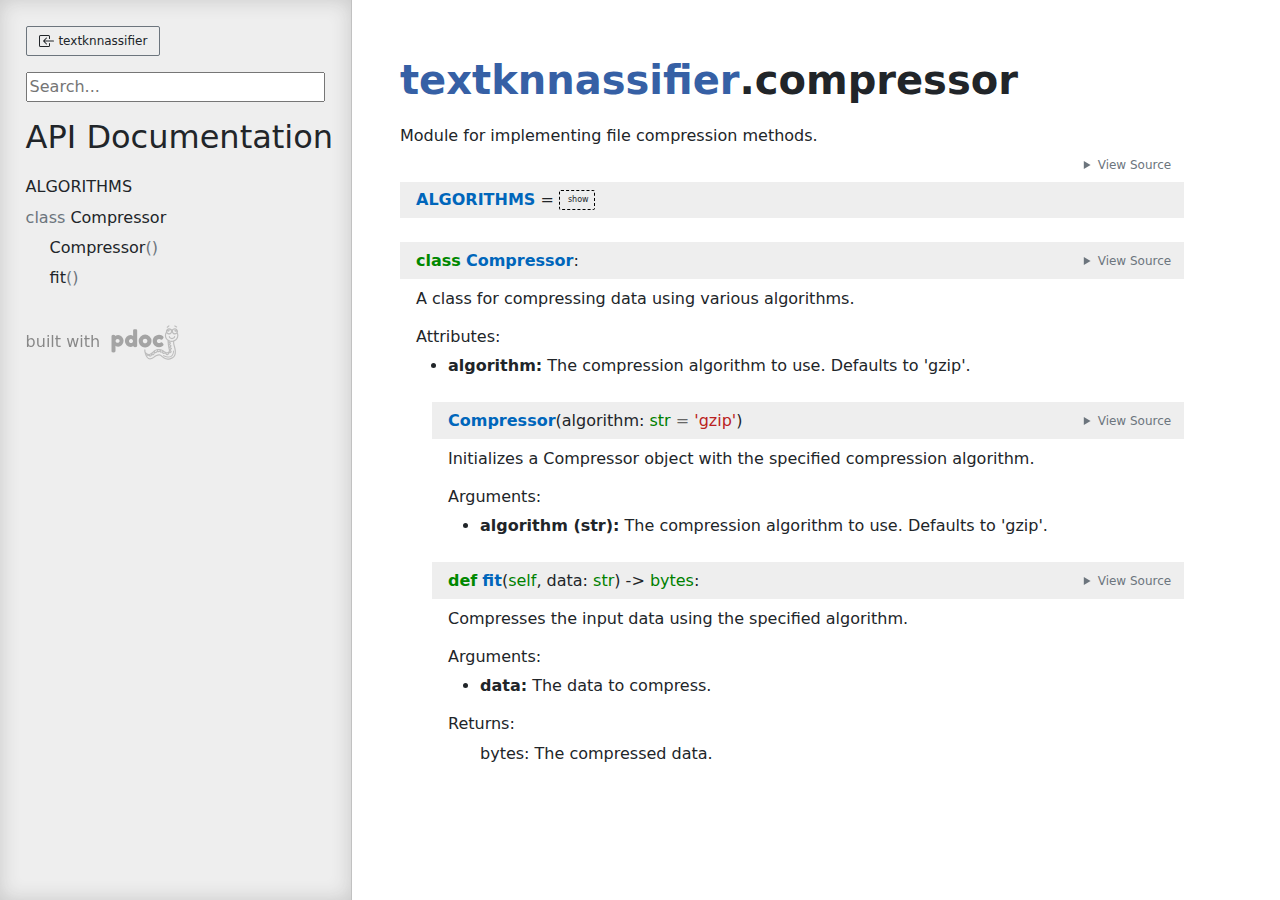
<file: textknnassifier/compressor.html>
<!doctype html>
<html lang="en">
<head>
    <meta charset="utf-8">
    <meta name="viewport" content="width=device-width, initial-scale=1">
    <meta name="generator" content="pdoc 14.0.0"/>
    <title>textknnassifier.compressor API documentation</title>

    <style>/*! * Bootstrap Reboot v5.0.0 (https://getbootstrap.com/) * Copyright 2011-2021 The Bootstrap Authors * Copyright 2011-2021 Twitter, Inc. * Licensed under MIT (https://github.com/twbs/bootstrap/blob/main/LICENSE) * Forked from Normalize.css, licensed MIT (https://github.com/necolas/normalize.css/blob/master/LICENSE.md) */*,::after,::before{box-sizing:border-box}@media (prefers-reduced-motion:no-preference){:root{scroll-behavior:smooth}}body{margin:0;font-family:system-ui,-apple-system,"Segoe UI",Roboto,"Helvetica Neue",Arial,"Noto Sans","Liberation Sans",sans-serif,"Apple Color Emoji","Segoe UI Emoji","Segoe UI Symbol","Noto Color Emoji";font-size:1rem;font-weight:400;line-height:1.5;color:#212529;background-color:#fff;-webkit-text-size-adjust:100%;-webkit-tap-highlight-color:transparent}hr{margin:1rem 0;color:inherit;background-color:currentColor;border:0;opacity:.25}hr:not([size]){height:1px}h1,h2,h3,h4,h5,h6{margin-top:0;margin-bottom:.5rem;font-weight:500;line-height:1.2}h1{font-size:calc(1.375rem + 1.5vw)}@media (min-width:1200px){h1{font-size:2.5rem}}h2{font-size:calc(1.325rem + .9vw)}@media (min-width:1200px){h2{font-size:2rem}}h3{font-size:calc(1.3rem + .6vw)}@media (min-width:1200px){h3{font-size:1.75rem}}h4{font-size:calc(1.275rem + .3vw)}@media (min-width:1200px){h4{font-size:1.5rem}}h5{font-size:1.25rem}h6{font-size:1rem}p{margin-top:0;margin-bottom:1rem}abbr[data-bs-original-title],abbr[title]{-webkit-text-decoration:underline dotted;text-decoration:underline dotted;cursor:help;-webkit-text-decoration-skip-ink:none;text-decoration-skip-ink:none}address{margin-bottom:1rem;font-style:normal;line-height:inherit}ol,ul{padding-left:2rem}dl,ol,ul{margin-top:0;margin-bottom:1rem}ol ol,ol ul,ul ol,ul ul{margin-bottom:0}dt{font-weight:700}dd{margin-bottom:.5rem;margin-left:0}blockquote{margin:0 0 1rem}b,strong{font-weight:bolder}small{font-size:.875em}mark{padding:.2em;background-color:#fcf8e3}sub,sup{position:relative;font-size:.75em;line-height:0;vertical-align:baseline}sub{bottom:-.25em}sup{top:-.5em}a{color:#0d6efd;text-decoration:underline}a:hover{color:#0a58ca}a:not([href]):not([class]),a:not([href]):not([class]):hover{color:inherit;text-decoration:none}code,kbd,pre,samp{font-family:SFMono-Regular,Menlo,Monaco,Consolas,"Liberation Mono","Courier New",monospace;font-size:1em;direction:ltr;unicode-bidi:bidi-override}pre{display:block;margin-top:0;margin-bottom:1rem;overflow:auto;font-size:.875em}pre code{font-size:inherit;color:inherit;word-break:normal}code{font-size:.875em;color:#d63384;word-wrap:break-word}a>code{color:inherit}kbd{padding:.2rem .4rem;font-size:.875em;color:#fff;background-color:#212529;border-radius:.2rem}kbd kbd{padding:0;font-size:1em;font-weight:700}figure{margin:0 0 1rem}img,svg{vertical-align:middle}table{caption-side:bottom;border-collapse:collapse}caption{padding-top:.5rem;padding-bottom:.5rem;color:#6c757d;text-align:left}th{text-align:inherit;text-align:-webkit-match-parent}tbody,td,tfoot,th,thead,tr{border-color:inherit;border-style:solid;border-width:0}label{display:inline-block}button{border-radius:0}button:focus:not(:focus-visible){outline:0}button,input,optgroup,select,textarea{margin:0;font-family:inherit;font-size:inherit;line-height:inherit}button,select{text-transform:none}[role=button]{cursor:pointer}select{word-wrap:normal}select:disabled{opacity:1}[list]::-webkit-calendar-picker-indicator{display:none}[type=button],[type=reset],[type=submit],button{-webkit-appearance:button}[type=button]:not(:disabled),[type=reset]:not(:disabled),[type=submit]:not(:disabled),button:not(:disabled){cursor:pointer}::-moz-focus-inner{padding:0;border-style:none}textarea{resize:vertical}fieldset{min-width:0;padding:0;margin:0;border:0}legend{float:left;width:100%;padding:0;margin-bottom:.5rem;font-size:calc(1.275rem + .3vw);line-height:inherit}@media (min-width:1200px){legend{font-size:1.5rem}}legend+*{clear:left}::-webkit-datetime-edit-day-field,::-webkit-datetime-edit-fields-wrapper,::-webkit-datetime-edit-hour-field,::-webkit-datetime-edit-minute,::-webkit-datetime-edit-month-field,::-webkit-datetime-edit-text,::-webkit-datetime-edit-year-field{padding:0}::-webkit-inner-spin-button{height:auto}[type=search]{outline-offset:-2px;-webkit-appearance:textfield}::-webkit-search-decoration{-webkit-appearance:none}::-webkit-color-swatch-wrapper{padding:0}::file-selector-button{font:inherit}::-webkit-file-upload-button{font:inherit;-webkit-appearance:button}output{display:inline-block}iframe{border:0}summary{display:list-item;cursor:pointer}progress{vertical-align:baseline}[hidden]{display:none!important}</style>
    <style>/*! syntax-highlighting.css */pre{line-height:125%;}span.linenos{color:inherit; background-color:transparent; padding-left:5px; padding-right:20px;}.pdoc-code .hll{background-color:#ffffcc}.pdoc-code{background:#f8f8f8;}.pdoc-code .c{color:#3D7B7B; font-style:italic}.pdoc-code .err{border:1px solid #FF0000}.pdoc-code .k{color:#008000; font-weight:bold}.pdoc-code .o{color:#666666}.pdoc-code .ch{color:#3D7B7B; font-style:italic}.pdoc-code .cm{color:#3D7B7B; font-style:italic}.pdoc-code .cp{color:#9C6500}.pdoc-code .cpf{color:#3D7B7B; font-style:italic}.pdoc-code .c1{color:#3D7B7B; font-style:italic}.pdoc-code .cs{color:#3D7B7B; font-style:italic}.pdoc-code .gd{color:#A00000}.pdoc-code .ge{font-style:italic}.pdoc-code .gr{color:#E40000}.pdoc-code .gh{color:#000080; font-weight:bold}.pdoc-code .gi{color:#008400}.pdoc-code .go{color:#717171}.pdoc-code .gp{color:#000080; font-weight:bold}.pdoc-code .gs{font-weight:bold}.pdoc-code .gu{color:#800080; font-weight:bold}.pdoc-code .gt{color:#0044DD}.pdoc-code .kc{color:#008000; font-weight:bold}.pdoc-code .kd{color:#008000; font-weight:bold}.pdoc-code .kn{color:#008000; font-weight:bold}.pdoc-code .kp{color:#008000}.pdoc-code .kr{color:#008000; font-weight:bold}.pdoc-code .kt{color:#B00040}.pdoc-code .m{color:#666666}.pdoc-code .s{color:#BA2121}.pdoc-code .na{color:#687822}.pdoc-code .nb{color:#008000}.pdoc-code .nc{color:#0000FF; font-weight:bold}.pdoc-code .no{color:#880000}.pdoc-code .nd{color:#AA22FF}.pdoc-code .ni{color:#717171; font-weight:bold}.pdoc-code .ne{color:#CB3F38; font-weight:bold}.pdoc-code .nf{color:#0000FF}.pdoc-code .nl{color:#767600}.pdoc-code .nn{color:#0000FF; font-weight:bold}.pdoc-code .nt{color:#008000; font-weight:bold}.pdoc-code .nv{color:#19177C}.pdoc-code .ow{color:#AA22FF; font-weight:bold}.pdoc-code .w{color:#bbbbbb}.pdoc-code .mb{color:#666666}.pdoc-code .mf{color:#666666}.pdoc-code .mh{color:#666666}.pdoc-code .mi{color:#666666}.pdoc-code .mo{color:#666666}.pdoc-code .sa{color:#BA2121}.pdoc-code .sb{color:#BA2121}.pdoc-code .sc{color:#BA2121}.pdoc-code .dl{color:#BA2121}.pdoc-code .sd{color:#BA2121; font-style:italic}.pdoc-code .s2{color:#BA2121}.pdoc-code .se{color:#AA5D1F; font-weight:bold}.pdoc-code .sh{color:#BA2121}.pdoc-code .si{color:#A45A77; font-weight:bold}.pdoc-code .sx{color:#008000}.pdoc-code .sr{color:#A45A77}.pdoc-code .s1{color:#BA2121}.pdoc-code .ss{color:#19177C}.pdoc-code .bp{color:#008000}.pdoc-code .fm{color:#0000FF}.pdoc-code .vc{color:#19177C}.pdoc-code .vg{color:#19177C}.pdoc-code .vi{color:#19177C}.pdoc-code .vm{color:#19177C}.pdoc-code .il{color:#666666}@media (prefers-color-scheme:dark){pre{line-height:125%;}span.linenos{color:inherit; background-color:transparent; padding-left:5px; padding-right:20px;}.pdoc-code .hll{background-color:#49483e}.pdoc-code{background:#272822; color:#f8f8f2}.pdoc-code .c{color:#75715e}.pdoc-code .err{color:#960050; background-color:#1e0010}.pdoc-code .esc{color:#f8f8f2}.pdoc-code .g{color:#f8f8f2}.pdoc-code .k{color:#66d9ef}.pdoc-code .l{color:#ae81ff}.pdoc-code .n{color:#f8f8f2}.pdoc-code .o{color:#f92672}.pdoc-code .x{color:#f8f8f2}.pdoc-code .p{color:#f8f8f2}.pdoc-code .ch{color:#75715e}.pdoc-code .cm{color:#75715e}.pdoc-code .cp{color:#75715e}.pdoc-code .cpf{color:#75715e}.pdoc-code .c1{color:#75715e}.pdoc-code .cs{color:#75715e}.pdoc-code .gd{color:#f92672}.pdoc-code .ge{color:#f8f8f2; font-style:italic}.pdoc-code .gr{color:#f8f8f2}.pdoc-code .gh{color:#f8f8f2}.pdoc-code .gi{color:#a6e22e}.pdoc-code .go{color:#66d9ef}.pdoc-code .gp{color:#f92672; font-weight:bold}.pdoc-code .gs{color:#f8f8f2; font-weight:bold}.pdoc-code .gu{color:#75715e}.pdoc-code .gt{color:#f8f8f2}.pdoc-code .kc{color:#66d9ef}.pdoc-code .kd{color:#66d9ef}.pdoc-code .kn{color:#f92672}.pdoc-code .kp{color:#66d9ef}.pdoc-code .kr{color:#66d9ef}.pdoc-code .kt{color:#66d9ef}.pdoc-code .ld{color:#e6db74}.pdoc-code .m{color:#ae81ff}.pdoc-code .s{color:#e6db74}.pdoc-code .na{color:#a6e22e}.pdoc-code .nb{color:#f8f8f2}.pdoc-code .nc{color:#a6e22e}.pdoc-code .no{color:#66d9ef}.pdoc-code .nd{color:#a6e22e}.pdoc-code .ni{color:#f8f8f2}.pdoc-code .ne{color:#a6e22e}.pdoc-code .nf{color:#a6e22e}.pdoc-code .nl{color:#f8f8f2}.pdoc-code .nn{color:#f8f8f2}.pdoc-code .nx{color:#a6e22e}.pdoc-code .py{color:#f8f8f2}.pdoc-code .nt{color:#f92672}.pdoc-code .nv{color:#f8f8f2}.pdoc-code .ow{color:#f92672}.pdoc-code .w{color:#f8f8f2}.pdoc-code .mb{color:#ae81ff}.pdoc-code .mf{color:#ae81ff}.pdoc-code .mh{color:#ae81ff}.pdoc-code .mi{color:#ae81ff}.pdoc-code .mo{color:#ae81ff}.pdoc-code .sa{color:#e6db74}.pdoc-code .sb{color:#e6db74}.pdoc-code .sc{color:#e6db74}.pdoc-code .dl{color:#e6db74}.pdoc-code .sd{color:#e6db74}.pdoc-code .s2{color:#e6db74}.pdoc-code .se{color:#ae81ff}.pdoc-code .sh{color:#e6db74}.pdoc-code .si{color:#e6db74}.pdoc-code .sx{color:#e6db74}.pdoc-code .sr{color:#e6db74}.pdoc-code .s1{color:#e6db74}.pdoc-code .ss{color:#e6db74}.pdoc-code .bp{color:#f8f8f2}.pdoc-code .fm{color:#a6e22e}.pdoc-code .vc{color:#f8f8f2}.pdoc-code .vg{color:#f8f8f2}.pdoc-code .vi{color:#f8f8f2}.pdoc-code .vm{color:#f8f8f2}}</style>
    <style>/*! theme.css */:root{--pdoc-background:#fff;}.pdoc{--text:#212529;--muted:#6c757d;--link:#3660a5;--link-hover:#1659c5;--code:#f8f8f8;--active:#fff598;--accent:#eee;--accent2:#c1c1c1;--nav-hover:rgba(255, 255, 255, 0.5);--name:#0066BB;--def:#008800;--annotation:#007020;}@media (prefers-color-scheme:dark){:root{--pdoc-background:#212529;}.pdoc{--text:#f7f7f7;--muted:#9d9d9d;--link:#58a6ff;--link-hover:#3989ff;--code:#333;--active:#555;--accent:#343434;--accent2:#555;--nav-hover:rgba(0, 0, 0, 0.1);--name:#77C1FF;--def:#0cdd0c;--annotation:#00c037;}}</style>
    <style>/*! layout.css */html, body{width:100%;height:100%;}html, main{scroll-behavior:smooth;}body{background-color:var(--pdoc-background);}@media (max-width:769px){#navtoggle{cursor:pointer;position:absolute;width:50px;height:40px;top:1rem;right:1rem;border-color:var(--text);color:var(--text);display:flex;opacity:0.8;z-index:999;}#navtoggle:hover{opacity:1;}#togglestate + div{display:none;}#togglestate:checked + div{display:inherit;}main, header{padding:2rem 3vw;}header + main{margin-top:-3rem;}.git-button{display:none !important;}nav input[type="search"]{max-width:77%;}nav input[type="search"]:first-child{margin-top:-6px;}nav input[type="search"]:valid ~ *{display:none !important;}}@media (min-width:770px){:root{--sidebar-width:clamp(12.5rem, 28vw, 22rem);}nav{position:fixed;overflow:auto;height:100vh;width:var(--sidebar-width);}main, header{padding:3rem 2rem 3rem calc(var(--sidebar-width) + 3rem);width:calc(54rem + var(--sidebar-width));max-width:100%;}header + main{margin-top:-4rem;}#navtoggle{display:none;}}#togglestate{position:absolute;height:0;opacity:0;}nav.pdoc{--pad:clamp(0.5rem, 2vw, 1.75rem);--indent:1.5rem;background-color:var(--accent);border-right:1px solid var(--accent2);box-shadow:0 0 20px rgba(50, 50, 50, .2) inset;padding:0 0 0 var(--pad);overflow-wrap:anywhere;scrollbar-width:thin; scrollbar-color:var(--accent2) transparent }nav.pdoc::-webkit-scrollbar{width:.4rem; }nav.pdoc::-webkit-scrollbar-thumb{background-color:var(--accent2); }nav.pdoc > div{padding:var(--pad) 0;}nav.pdoc .module-list-button{display:inline-flex;align-items:center;color:var(--text);border-color:var(--muted);margin-bottom:1rem;}nav.pdoc .module-list-button:hover{border-color:var(--text);}nav.pdoc input[type=search]{display:block;outline-offset:0;width:calc(100% - var(--pad));}nav.pdoc .logo{max-width:calc(100% - var(--pad));max-height:35vh;display:block;margin:0 auto 1rem;transform:translate(calc(-.5 * var(--pad)), 0);}nav.pdoc ul{list-style:none;padding-left:0;}nav.pdoc > div > ul{margin-left:calc(0px - var(--pad));}nav.pdoc li a{padding:.2rem 0 .2rem calc(var(--pad) + var(--indent));}nav.pdoc > div > ul > li > a{padding-left:var(--pad);}nav.pdoc li{transition:all 100ms;}nav.pdoc li:hover{background-color:var(--nav-hover);}nav.pdoc a, nav.pdoc a:hover{color:var(--text);}nav.pdoc a{display:block;}nav.pdoc > h2:first-of-type{margin-top:1.5rem;}nav.pdoc .class:before{content:"class ";color:var(--muted);}nav.pdoc .function:after{content:"()";color:var(--muted);}nav.pdoc footer:before{content:"";display:block;width:calc(100% - var(--pad));border-top:solid var(--accent2) 1px;margin-top:1.5rem;padding-top:.5rem;}nav.pdoc footer{font-size:small;}</style>
    <style>/*! content.css */.pdoc{color:var(--text);box-sizing:border-box;line-height:1.5;background:none;}.pdoc .pdoc-button{cursor:pointer;display:inline-block;border:solid black 1px;border-radius:2px;font-size:.75rem;padding:calc(0.5em - 1px) 1em;transition:100ms all;}.pdoc .pdoc-alert{padding:1rem 1rem 1rem calc(1.5rem + 24px);border:1px solid transparent;border-radius:.25rem;background-repeat:no-repeat;background-position:1rem center;margin-bottom:1rem;}.pdoc .pdoc-alert > *:last-child{margin-bottom:0;}.pdoc .pdoc-alert-note {color:#084298;background-color:#cfe2ff;border-color:#b6d4fe;background-image:url("data:image/svg+xml,%3Csvg%20xmlns%3D%22http%3A//www.w3.org/2000/svg%22%20width%3D%2224%22%20height%3D%2224%22%20fill%3D%22%23084298%22%20viewBox%3D%220%200%2016%2016%22%3E%3Cpath%20d%3D%22M8%2016A8%208%200%201%200%208%200a8%208%200%200%200%200%2016zm.93-9.412-1%204.705c-.07.34.029.533.304.533.194%200%20.487-.07.686-.246l-.088.416c-.287.346-.92.598-1.465.598-.703%200-1.002-.422-.808-1.319l.738-3.468c.064-.293.006-.399-.287-.47l-.451-.081.082-.381%202.29-.287zM8%205.5a1%201%200%201%201%200-2%201%201%200%200%201%200%202z%22/%3E%3C/svg%3E");}.pdoc .pdoc-alert-warning{color:#664d03;background-color:#fff3cd;border-color:#ffecb5;background-image:url("data:image/svg+xml,%3Csvg%20xmlns%3D%22http%3A//www.w3.org/2000/svg%22%20width%3D%2224%22%20height%3D%2224%22%20fill%3D%22%23664d03%22%20viewBox%3D%220%200%2016%2016%22%3E%3Cpath%20d%3D%22M8.982%201.566a1.13%201.13%200%200%200-1.96%200L.165%2013.233c-.457.778.091%201.767.98%201.767h13.713c.889%200%201.438-.99.98-1.767L8.982%201.566zM8%205c.535%200%20.954.462.9.995l-.35%203.507a.552.552%200%200%201-1.1%200L7.1%205.995A.905.905%200%200%201%208%205zm.002%206a1%201%200%201%201%200%202%201%201%200%200%201%200-2z%22/%3E%3C/svg%3E");}.pdoc .pdoc-alert-danger{color:#842029;background-color:#f8d7da;border-color:#f5c2c7;background-image:url("data:image/svg+xml,%3Csvg%20xmlns%3D%22http%3A//www.w3.org/2000/svg%22%20width%3D%2224%22%20height%3D%2224%22%20fill%3D%22%23842029%22%20viewBox%3D%220%200%2016%2016%22%3E%3Cpath%20d%3D%22M5.52.359A.5.5%200%200%201%206%200h4a.5.5%200%200%201%20.474.658L8.694%206H12.5a.5.5%200%200%201%20.395.807l-7%209a.5.5%200%200%201-.873-.454L6.823%209.5H3.5a.5.5%200%200%201-.48-.641l2.5-8.5z%22/%3E%3C/svg%3E");}.pdoc .visually-hidden{position:absolute !important;width:1px !important;height:1px !important;padding:0 !important;margin:-1px !important;overflow:hidden !important;clip:rect(0, 0, 0, 0) !important;white-space:nowrap !important;border:0 !important;}.pdoc h1, .pdoc h2, .pdoc h3{font-weight:300;margin:.3em 0;padding:.2em 0;}.pdoc > section:not(.module-info) h1{font-size:1.5rem;font-weight:500;}.pdoc > section:not(.module-info) h2{font-size:1.4rem;font-weight:500;}.pdoc > section:not(.module-info) h3{font-size:1.3rem;font-weight:500;}.pdoc > section:not(.module-info) h4{font-size:1.2rem;}.pdoc > section:not(.module-info) h5{font-size:1.1rem;}.pdoc a{text-decoration:none;color:var(--link);}.pdoc a:hover{color:var(--link-hover);}.pdoc blockquote{margin-left:2rem;}.pdoc pre{border-top:1px solid var(--accent2);border-bottom:1px solid var(--accent2);margin-top:0;margin-bottom:1em;padding:.5rem 0 .5rem .5rem;overflow-x:auto;background-color:var(--code);}.pdoc code{color:var(--text);padding:.2em .4em;margin:0;font-size:85%;background-color:var(--code);border-radius:6px;}.pdoc a > code{color:inherit;}.pdoc pre > code{display:inline-block;font-size:inherit;background:none;border:none;padding:0;}.pdoc > section:not(.module-info){margin-bottom:1.5rem;}.pdoc .modulename{margin-top:0;font-weight:bold;}.pdoc .modulename a{color:var(--link);transition:100ms all;}.pdoc .git-button{float:right;border:solid var(--link) 1px;}.pdoc .git-button:hover{background-color:var(--link);color:var(--pdoc-background);}.view-source-toggle-state,.view-source-toggle-state ~ .pdoc-code{display:none;}.view-source-toggle-state:checked ~ .pdoc-code{display:block;}.view-source-button{display:inline-block;float:right;font-size:.75rem;line-height:1.5rem;color:var(--muted);padding:0 .4rem 0 1.3rem;cursor:pointer;text-indent:-2px;}.view-source-button > span{visibility:hidden;}.module-info .view-source-button{float:none;display:flex;justify-content:flex-end;margin:-1.2rem .4rem -.2rem 0;}.view-source-button::before{position:absolute;content:"View Source";display:list-item;list-style-type:disclosure-closed;}.view-source-toggle-state:checked ~ .attr .view-source-button::before,.view-source-toggle-state:checked ~ .view-source-button::before{list-style-type:disclosure-open;}.pdoc .docstring{margin-bottom:1.5rem;}.pdoc section:not(.module-info) .docstring{margin-left:clamp(0rem, 5vw - 2rem, 1rem);}.pdoc .docstring .pdoc-code{margin-left:1em;margin-right:1em;}.pdoc h1:target,.pdoc h2:target,.pdoc h3:target,.pdoc h4:target,.pdoc h5:target,.pdoc h6:target,.pdoc .pdoc-code > pre > span:target{background-color:var(--active);box-shadow:-1rem 0 0 0 var(--active);}.pdoc .pdoc-code > pre > span:target{display:block;}.pdoc div:target > .attr,.pdoc section:target > .attr,.pdoc dd:target > a{background-color:var(--active);}.pdoc *{scroll-margin:2rem;}.pdoc .pdoc-code .linenos{user-select:none;}.pdoc .attr:hover{filter:contrast(0.95);}.pdoc section, .pdoc .classattr{position:relative;}.pdoc .headerlink{--width:clamp(1rem, 3vw, 2rem);position:absolute;top:0;left:calc(0rem - var(--width));transition:all 100ms ease-in-out;opacity:0;}.pdoc .headerlink::before{content:"#";display:block;text-align:center;width:var(--width);height:2.3rem;line-height:2.3rem;font-size:1.5rem;}.pdoc .attr:hover ~ .headerlink,.pdoc *:target > .headerlink,.pdoc .headerlink:hover{opacity:1;}.pdoc .attr{display:block;margin:.5rem 0 .5rem;padding:.4rem .4rem .4rem 1rem;background-color:var(--accent);overflow-x:auto;}.pdoc .classattr{margin-left:2rem;}.pdoc .name{color:var(--name);font-weight:bold;}.pdoc .def{color:var(--def);font-weight:bold;}.pdoc .signature{background-color:transparent;}.pdoc .param, .pdoc .return-annotation{white-space:pre;}.pdoc .signature.multiline .param{display:block;}.pdoc .signature.condensed .param{display:inline-block;}.pdoc .annotation{color:var(--annotation);}.pdoc .view-value-toggle-state,.pdoc .view-value-toggle-state ~ .default_value{display:none;}.pdoc .view-value-toggle-state:checked ~ .default_value{display:inherit;}.pdoc .view-value-button{font-size:.5rem;vertical-align:middle;border-style:dashed;margin-top:-0.1rem;}.pdoc .view-value-button:hover{background:white;}.pdoc .view-value-button::before{content:"show";text-align:center;width:2.2em;display:inline-block;}.pdoc .view-value-toggle-state:checked ~ .view-value-button::before{content:"hide";}.pdoc .inherited{margin-left:2rem;}.pdoc .inherited dt{font-weight:700;}.pdoc .inherited dt, .pdoc .inherited dd{display:inline;margin-left:0;margin-bottom:.5rem;}.pdoc .inherited dd:not(:last-child):after{content:", ";}.pdoc .inherited .class:before{content:"class ";}.pdoc .inherited .function a:after{content:"()";}.pdoc .search-result .docstring{overflow:auto;max-height:25vh;}.pdoc .search-result.focused > .attr{background-color:var(--active);}.pdoc .attribution{margin-top:2rem;display:block;opacity:0.5;transition:all 200ms;filter:grayscale(100%);}.pdoc .attribution:hover{opacity:1;filter:grayscale(0%);}.pdoc .attribution img{margin-left:5px;height:35px;vertical-align:middle;width:70px;transition:all 200ms;}.pdoc table{display:block;width:max-content;max-width:100%;overflow:auto;margin-bottom:1rem;}.pdoc table th{font-weight:600;}.pdoc table th, .pdoc table td{padding:6px 13px;border:1px solid var(--accent2);}</style>
    <style>/*! custom.css */</style></head>
<body>
    <nav class="pdoc">
        <label id="navtoggle" for="togglestate" class="pdoc-button"><svg xmlns='http://www.w3.org/2000/svg' viewBox='0 0 30 30'><path stroke-linecap='round' stroke="currentColor" stroke-miterlimit='10' stroke-width='2' d='M4 7h22M4 15h22M4 23h22'/></svg></label>
        <input id="togglestate" type="checkbox" aria-hidden="true" tabindex="-1">
        <div>            <a class="pdoc-button module-list-button" href="../textknnassifier.html">
<svg xmlns="http://www.w3.org/2000/svg" width="16" height="16" fill="currentColor" class="bi bi-box-arrow-in-left" viewBox="0 0 16 16">
  <path fill-rule="evenodd" d="M10 3.5a.5.5 0 0 0-.5-.5h-8a.5.5 0 0 0-.5.5v9a.5.5 0 0 0 .5.5h8a.5.5 0 0 0 .5-.5v-2a.5.5 0 0 1 1 0v2A1.5 1.5 0 0 1 9.5 14h-8A1.5 1.5 0 0 1 0 12.5v-9A1.5 1.5 0 0 1 1.5 2h8A1.5 1.5 0 0 1 11 3.5v2a.5.5 0 0 1-1 0v-2z"/>
  <path fill-rule="evenodd" d="M4.146 8.354a.5.5 0 0 1 0-.708l3-3a.5.5 0 1 1 .708.708L5.707 7.5H14.5a.5.5 0 0 1 0 1H5.707l2.147 2.146a.5.5 0 0 1-.708.708l-3-3z"/>
</svg>                &nbsp;textknnassifier</a>


            <input type="search" placeholder="Search..." role="searchbox" aria-label="search"
                   pattern=".+" required>



            <h2>API Documentation</h2>
                <ul class="memberlist">
            <li>
                    <a class="variable" href="#ALGORITHMS">ALGORITHMS</a>
            </li>
            <li>
                    <a class="class" href="#Compressor">Compressor</a>
                            <ul class="memberlist">
                        <li>
                                <a class="function" href="#Compressor.__init__">Compressor</a>
                        </li>
                        <li>
                                <a class="function" href="#Compressor.fit">fit</a>
                        </li>
                </ul>

            </li>
    </ul>



        <a class="attribution" title="pdoc: Python API documentation generator" href="https://pdoc.dev" target="_blank">
            built with <span class="visually-hidden">pdoc</span><img
                alt="pdoc logo"
                src="data:image/svg+xml,%3Csvg%20xmlns%3D%22http%3A//www.w3.org/2000/svg%22%20role%3D%22img%22%20aria-label%3D%22pdoc%20logo%22%20width%3D%22300%22%20height%3D%22150%22%20viewBox%3D%22-1%200%2060%2030%22%3E%3Ctitle%3Epdoc%3C/title%3E%3Cpath%20d%3D%22M29.621%2021.293c-.011-.273-.214-.475-.511-.481a.5.5%200%200%200-.489.503l-.044%201.393c-.097.551-.695%201.215-1.566%201.704-.577.428-1.306.486-2.193.182-1.426-.617-2.467-1.654-3.304-2.487l-.173-.172a3.43%203.43%200%200%200-.365-.306.49.49%200%200%200-.286-.196c-1.718-1.06-4.931-1.47-7.353.191l-.219.15c-1.707%201.187-3.413%202.131-4.328%201.03-.02-.027-.49-.685-.141-1.763.233-.721.546-2.408.772-4.076.042-.09.067-.187.046-.288.166-1.347.277-2.625.241-3.351%201.378-1.008%202.271-2.586%202.271-4.362%200-.976-.272-1.935-.788-2.774-.057-.094-.122-.18-.184-.268.033-.167.052-.339.052-.516%200-1.477-1.202-2.679-2.679-2.679-.791%200-1.496.352-1.987.9a6.3%206.3%200%200%200-1.001.029c-.492-.564-1.207-.929-2.012-.929-1.477%200-2.679%201.202-2.679%202.679A2.65%202.65%200%200%200%20.97%206.554c-.383.747-.595%201.572-.595%202.41%200%202.311%201.507%204.29%203.635%205.107-.037.699-.147%202.27-.423%203.294l-.137.461c-.622%202.042-2.515%208.257%201.727%2010.643%201.614.908%203.06%201.248%204.317%201.248%202.665%200%204.492-1.524%205.322-2.401%201.476-1.559%202.886-1.854%206.491.82%201.877%201.393%203.514%201.753%204.861%201.068%202.223-1.713%202.811-3.867%203.399-6.374.077-.846.056-1.469.054-1.537zm-4.835%204.313c-.054.305-.156.586-.242.629-.034-.007-.131-.022-.307-.157-.145-.111-.314-.478-.456-.908.221.121.432.25.675.355.115.039.219.051.33.081zm-2.251-1.238c-.05.33-.158.648-.252.694-.022.001-.125-.018-.307-.157-.217-.166-.488-.906-.639-1.573.358.344.754.693%201.198%201.036zm-3.887-2.337c-.006-.116-.018-.231-.041-.342.635.145%201.189.368%201.599.625.097.231.166.481.174.642-.03.049-.055.101-.067.158-.046.013-.128.026-.298.004-.278-.037-.901-.57-1.367-1.087zm-1.127-.497c.116.306.176.625.12.71-.019.014-.117.045-.345.016-.206-.027-.604-.332-.986-.695.41-.051.816-.056%201.211-.031zm-4.535%201.535c.209.22.379.47.358.598-.006.041-.088.138-.351.234-.144.055-.539-.063-.979-.259a11.66%2011.66%200%200%200%20.972-.573zm.983-.664c.359-.237.738-.418%201.126-.554.25.237.479.548.457.694-.006.042-.087.138-.351.235-.174.064-.694-.105-1.232-.375zm-3.381%201.794c-.022.145-.061.29-.149.401-.133.166-.358.248-.69.251h-.002c-.133%200-.306-.26-.45-.621.417.091.854.07%201.291-.031zm-2.066-8.077a4.78%204.78%200%200%201-.775-.584c.172-.115.505-.254.88-.378l-.105.962zm-.331%202.302a10.32%2010.32%200%200%201-.828-.502c.202-.143.576-.328.984-.49l-.156.992zm-.45%202.157l-.701-.403c.214-.115.536-.249.891-.376a11.57%2011.57%200%200%201-.19.779zm-.181%201.716c.064.398.194.702.298.893-.194-.051-.435-.162-.736-.398.061-.119.224-.3.438-.495zM8.87%204.141c0%20.152-.123.276-.276.276s-.275-.124-.275-.276.123-.276.276-.276.275.124.275.276zm-.735-.389a1.15%201.15%200%200%200-.314.783%201.16%201.16%200%200%200%201.162%201.162c.457%200%20.842-.27%201.032-.653.026.117.042.238.042.362a1.68%201.68%200%200%201-1.679%201.679%201.68%201.68%200%200%201-1.679-1.679c0-.843.626-1.535%201.436-1.654zM5.059%205.406A1.68%201.68%200%200%201%203.38%207.085a1.68%201.68%200%200%201-1.679-1.679c0-.037.009-.072.011-.109.21.3.541.508.935.508a1.16%201.16%200%200%200%201.162-1.162%201.14%201.14%200%200%200-.474-.912c.015%200%20.03-.005.045-.005.926.001%201.679.754%201.679%201.68zM3.198%204.141c0%20.152-.123.276-.276.276s-.275-.124-.275-.276.123-.276.276-.276.275.124.275.276zM1.375%208.964c0-.52.103-1.035.288-1.52.466.394%201.06.64%201.717.64%201.144%200%202.116-.725%202.499-1.738.383%201.012%201.355%201.738%202.499%201.738.867%200%201.631-.421%202.121-1.062.307.605.478%201.267.478%201.942%200%202.486-2.153%204.51-4.801%204.51s-4.801-2.023-4.801-4.51zm24.342%2019.349c-.985.498-2.267.168-3.813-.979-3.073-2.281-5.453-3.199-7.813-.705-1.315%201.391-4.163%203.365-8.423.97-3.174-1.786-2.239-6.266-1.261-9.479l.146-.492c.276-1.02.395-2.457.444-3.268a6.11%206.11%200%200%200%201.18.115%206.01%206.01%200%200%200%202.536-.562l-.006.175c-.802.215-1.848.612-2.021%201.25-.079.295.021.601.274.837.219.203.415.364.598.501-.667.304-1.243.698-1.311%201.179-.02.144-.022.507.393.787.213.144.395.26.564.365-1.285.521-1.361.96-1.381%201.126-.018.142-.011.496.427.746l.854.489c-.473.389-.971.914-.999%201.429-.018.278.095.532.316.713.675.556%201.231.721%201.653.721.059%200%20.104-.014.158-.02.207.707.641%201.64%201.513%201.64h.013c.8-.008%201.236-.345%201.462-.626.173-.216.268-.457.325-.692.424.195.93.374%201.372.374.151%200%20.294-.021.423-.068.732-.27.944-.704.993-1.021.009-.061.003-.119.002-.179.266.086.538.147.789.147.15%200%20.294-.021.423-.069.542-.2.797-.489.914-.754.237.147.478.258.704.288.106.014.205.021.296.021.356%200%20.595-.101.767-.229.438.435%201.094.992%201.656%201.067.106.014.205.021.296.021a1.56%201.56%200%200%200%20.323-.035c.17.575.453%201.289.866%201.605.358.273.665.362.914.362a.99.99%200%200%200%20.421-.093%201.03%201.03%200%200%200%20.245-.164c.168.428.39.846.68%201.068.358.273.665.362.913.362a.99.99%200%200%200%20.421-.093c.317-.148.512-.448.639-.762.251.157.495.257.726.257.127%200%20.25-.024.37-.071.427-.17.706-.617.841-1.314.022-.015.047-.022.068-.038.067-.051.133-.104.196-.159-.443%201.486-1.107%202.761-2.086%203.257zM8.66%209.925a.5.5%200%201%200-1%200c0%20.653-.818%201.205-1.787%201.205s-1.787-.552-1.787-1.205a.5.5%200%201%200-1%200c0%201.216%201.25%202.205%202.787%202.205s2.787-.989%202.787-2.205zm4.4%2015.965l-.208.097c-2.661%201.258-4.708%201.436-6.086.527-1.542-1.017-1.88-3.19-1.844-4.198a.4.4%200%200%200-.385-.414c-.242-.029-.406.164-.414.385-.046%201.249.367%203.686%202.202%204.896.708.467%201.547.7%202.51.7%201.248%200%202.706-.392%204.362-1.174l.185-.086a.4.4%200%200%200%20.205-.527c-.089-.204-.326-.291-.527-.206zM9.547%202.292c.093.077.205.114.317.114a.5.5%200%200%200%20.318-.886L8.817.397a.5.5%200%200%200-.703.068.5.5%200%200%200%20.069.703l1.364%201.124zm-7.661-.065c.086%200%20.173-.022.253-.068l1.523-.893a.5.5%200%200%200-.506-.863l-1.523.892a.5.5%200%200%200-.179.685c.094.158.261.247.432.247z%22%20transform%3D%22matrix%28-1%200%200%201%2058%200%29%22%20fill%3D%22%233bb300%22/%3E%3Cpath%20d%3D%22M.3%2021.86V10.18q0-.46.02-.68.04-.22.18-.5.28-.54%201.34-.54%201.06%200%201.42.28.38.26.44.78.76-1.04%202.38-1.04%201.64%200%203.1%201.54%201.46%201.54%201.46%203.58%200%202.04-1.46%203.58-1.44%201.54-3.08%201.54-1.64%200-2.38-.92v4.04q0%20.46-.04.68-.02.22-.18.5-.14.3-.5.42-.36.12-.98.12-.62%200-1-.12-.36-.12-.52-.4-.14-.28-.18-.5-.02-.22-.02-.68zm3.96-9.42q-.46.54-.46%201.18%200%20.64.46%201.18.48.52%201.2.52.74%200%201.24-.52.52-.52.52-1.18%200-.66-.48-1.18-.48-.54-1.26-.54-.76%200-1.22.54zm14.741-8.36q.16-.3.54-.42.38-.12%201-.12.64%200%201.02.12.38.12.52.42.16.3.18.54.04.22.04.68v11.94q0%20.46-.04.7-.02.22-.18.5-.3.54-1.7.54-1.38%200-1.54-.98-.84.96-2.34.96-1.8%200-3.28-1.56-1.48-1.58-1.48-3.66%200-2.1%201.48-3.68%201.5-1.58%203.28-1.58%201.48%200%202.3%201v-4.2q0-.46.02-.68.04-.24.18-.52zm-3.24%2010.86q.52.54%201.26.54.74%200%201.22-.54.5-.54.5-1.18%200-.66-.48-1.22-.46-.56-1.26-.56-.8%200-1.28.56-.48.54-.48%201.2%200%20.66.52%201.2zm7.833-1.2q0-2.4%201.68-3.96%201.68-1.56%203.84-1.56%202.16%200%203.82%201.56%201.66%201.54%201.66%203.94%200%201.66-.86%202.96-.86%201.28-2.1%201.9-1.22.6-2.54.6-1.32%200-2.56-.64-1.24-.66-2.1-1.92-.84-1.28-.84-2.88zm4.18%201.44q.64.48%201.3.48.66%200%201.32-.5.66-.5.66-1.48%200-.98-.62-1.46-.62-.48-1.34-.48-.72%200-1.34.5-.62.5-.62%201.48%200%20.96.64%201.46zm11.412-1.44q0%20.84.56%201.32.56.46%201.18.46.64%200%201.18-.36.56-.38.9-.38.6%200%201.46%201.06.46.58.46%201.04%200%20.76-1.1%201.42-1.14.8-2.8.8-1.86%200-3.58-1.34-.82-.64-1.34-1.7-.52-1.08-.52-2.36%200-1.3.52-2.34.52-1.06%201.34-1.7%201.66-1.32%203.54-1.32.76%200%201.48.22.72.2%201.06.4l.32.2q.36.24.56.38.52.4.52.92%200%20.5-.42%201.14-.72%201.1-1.38%201.1-.38%200-1.08-.44-.36-.34-1.04-.34-.66%200-1.24.48-.58.48-.58%201.34z%22%20fill%3D%22green%22/%3E%3C/svg%3E"/>
        </a>
</div>
    </nav>
    <main class="pdoc">
            <section class="module-info">
                    <h1 class="modulename">
<a href="./../textknnassifier.html">textknnassifier</a><wbr>.compressor    </h1>

                        <div class="docstring"><p>Module for implementing file compression methods.</p>
</div>

                        <input id="mod-compressor-view-source" class="view-source-toggle-state" type="checkbox" aria-hidden="true" tabindex="-1">

                        <label class="view-source-button" for="mod-compressor-view-source"><span>View Source</span></label>

                        <div class="pdoc-code codehilite"><pre><span></span><span id="L-1"><a href="#L-1"><span class="linenos"> 1</span></a><span class="sd">&quot;&quot;&quot; Module for implementing file compression methods. &quot;&quot;&quot;</span>
</span><span id="L-2"><a href="#L-2"><span class="linenos"> 2</span></a><span class="kn">from</span> <span class="nn">__future__</span> <span class="kn">import</span> <span class="n">annotations</span>
</span><span id="L-3"><a href="#L-3"><span class="linenos"> 3</span></a>
</span><span id="L-4"><a href="#L-4"><span class="linenos"> 4</span></a><span class="kn">import</span> <span class="nn">bz2</span>
</span><span id="L-5"><a href="#L-5"><span class="linenos"> 5</span></a><span class="kn">import</span> <span class="nn">gzip</span>
</span><span id="L-6"><a href="#L-6"><span class="linenos"> 6</span></a><span class="kn">import</span> <span class="nn">lzma</span>
</span><span id="L-7"><a href="#L-7"><span class="linenos"> 7</span></a>
</span><span id="L-8"><a href="#L-8"><span class="linenos"> 8</span></a><span class="n">ALGORITHMS</span> <span class="o">=</span> <span class="p">{</span><span class="s2">&quot;bz2&quot;</span><span class="p">:</span> <span class="n">bz2</span><span class="p">,</span> <span class="s2">&quot;gzip&quot;</span><span class="p">:</span> <span class="n">gzip</span><span class="p">,</span> <span class="s2">&quot;lzma&quot;</span><span class="p">:</span> <span class="n">lzma</span><span class="p">}</span>
</span><span id="L-9"><a href="#L-9"><span class="linenos"> 9</span></a>
</span><span id="L-10"><a href="#L-10"><span class="linenos">10</span></a>
</span><span id="L-11"><a href="#L-11"><span class="linenos">11</span></a><span class="k">class</span> <span class="nc">Compressor</span><span class="p">:</span>
</span><span id="L-12"><a href="#L-12"><span class="linenos">12</span></a><span class="w">    </span><span class="sd">&quot;&quot;&quot;A class for compressing data using various algorithms.</span>
</span><span id="L-13"><a href="#L-13"><span class="linenos">13</span></a>
</span><span id="L-14"><a href="#L-14"><span class="linenos">14</span></a><span class="sd">    Attributes:</span>
</span><span id="L-15"><a href="#L-15"><span class="linenos">15</span></a><span class="sd">        algorithm: The compression algorithm to use. Defaults to &#39;gzip&#39;.</span>
</span><span id="L-16"><a href="#L-16"><span class="linenos">16</span></a><span class="sd">    &quot;&quot;&quot;</span>
</span><span id="L-17"><a href="#L-17"><span class="linenos">17</span></a>
</span><span id="L-18"><a href="#L-18"><span class="linenos">18</span></a>    <span class="k">def</span> <span class="fm">__init__</span><span class="p">(</span><span class="bp">self</span><span class="p">,</span> <span class="n">algorithm</span><span class="p">:</span> <span class="nb">str</span> <span class="o">=</span> <span class="s2">&quot;gzip&quot;</span><span class="p">):</span>
</span><span id="L-19"><a href="#L-19"><span class="linenos">19</span></a><span class="w">        </span><span class="sd">&quot;&quot;&quot;Initializes a Compressor object with the specified compression algorithm.</span>
</span><span id="L-20"><a href="#L-20"><span class="linenos">20</span></a>
</span><span id="L-21"><a href="#L-21"><span class="linenos">21</span></a><span class="sd">        Args:</span>
</span><span id="L-22"><a href="#L-22"><span class="linenos">22</span></a><span class="sd">            algorithm (str): The compression algorithm to use. Defaults to &#39;gzip&#39;.</span>
</span><span id="L-23"><a href="#L-23"><span class="linenos">23</span></a><span class="sd">        &quot;&quot;&quot;</span>
</span><span id="L-24"><a href="#L-24"><span class="linenos">24</span></a>        <span class="k">try</span><span class="p">:</span>
</span><span id="L-25"><a href="#L-25"><span class="linenos">25</span></a>            <span class="bp">self</span><span class="o">.</span><span class="n">algorithm</span> <span class="o">=</span> <span class="n">ALGORITHMS</span><span class="p">[</span><span class="n">algorithm</span><span class="p">]</span>
</span><span id="L-26"><a href="#L-26"><span class="linenos">26</span></a>        <span class="k">except</span> <span class="ne">KeyError</span> <span class="k">as</span> <span class="n">exc_info</span><span class="p">:</span>
</span><span id="L-27"><a href="#L-27"><span class="linenos">27</span></a>            <span class="k">raise</span> <span class="ne">ValueError</span><span class="p">(</span>
</span><span id="L-28"><a href="#L-28"><span class="linenos">28</span></a>                <span class="sa">f</span><span class="s2">&quot;Invalid compression algorithm &#39;</span><span class="si">{</span><span class="n">algorithm</span><span class="si">}</span><span class="s2">&#39;. Valid options are </span><span class="si">{</span><span class="nb">list</span><span class="p">(</span><span class="n">ALGORITHMS</span><span class="o">.</span><span class="n">keys</span><span class="p">())</span><span class="si">}</span><span class="s2">.&quot;</span>
</span><span id="L-29"><a href="#L-29"><span class="linenos">29</span></a>            <span class="p">)</span> <span class="kn">from</span> <span class="nn">exc_info</span>
</span><span id="L-30"><a href="#L-30"><span class="linenos">30</span></a>
</span><span id="L-31"><a href="#L-31"><span class="linenos">31</span></a>    <span class="k">def</span> <span class="nf">fit</span><span class="p">(</span><span class="bp">self</span><span class="p">,</span> <span class="n">data</span><span class="p">:</span> <span class="nb">str</span><span class="p">)</span> <span class="o">-&gt;</span> <span class="nb">bytes</span><span class="p">:</span>
</span><span id="L-32"><a href="#L-32"><span class="linenos">32</span></a><span class="w">        </span><span class="sd">&quot;&quot;&quot;Compresses the input data using the specified algorithm.</span>
</span><span id="L-33"><a href="#L-33"><span class="linenos">33</span></a>
</span><span id="L-34"><a href="#L-34"><span class="linenos">34</span></a><span class="sd">        Args:</span>
</span><span id="L-35"><a href="#L-35"><span class="linenos">35</span></a><span class="sd">            data: The data to compress.</span>
</span><span id="L-36"><a href="#L-36"><span class="linenos">36</span></a>
</span><span id="L-37"><a href="#L-37"><span class="linenos">37</span></a><span class="sd">        Returns:</span>
</span><span id="L-38"><a href="#L-38"><span class="linenos">38</span></a><span class="sd">            bytes: The compressed data.</span>
</span><span id="L-39"><a href="#L-39"><span class="linenos">39</span></a><span class="sd">        &quot;&quot;&quot;</span>
</span><span id="L-40"><a href="#L-40"><span class="linenos">40</span></a>        <span class="n">compressed</span> <span class="o">=</span> <span class="bp">self</span><span class="o">.</span><span class="n">algorithm</span><span class="o">.</span><span class="n">compress</span><span class="p">(</span><span class="n">data</span><span class="o">.</span><span class="n">encode</span><span class="p">(</span><span class="s2">&quot;utf-8&quot;</span><span class="p">))</span>
</span><span id="L-41"><a href="#L-41"><span class="linenos">41</span></a>        <span class="c1"># Ensure identical output type across compression methods</span>
</span><span id="L-42"><a href="#L-42"><span class="linenos">42</span></a>        <span class="k">return</span> <span class="nb">bytes</span><span class="p">(</span><span class="n">compressed</span><span class="p">)</span>
</span></pre></div>


            </section>
                <section id="ALGORITHMS">
                    <div class="attr variable">
            <span class="name">ALGORITHMS</span>        =
<input id="ALGORITHMS-view-value" class="view-value-toggle-state" type="checkbox" aria-hidden="true" tabindex="-1">
            <label class="view-value-button pdoc-button" for="ALGORITHMS-view-value"></label><span class="default_value">{&#39;bz2&#39;: &lt;module &#39;bz2&#39; from &#39;/opt/hostedtoolcache/Python/3.11.3/x64/lib/python3.11/bz2.py&#39;&gt;, &#39;gzip&#39;: &lt;module &#39;gzip&#39; from &#39;/opt/hostedtoolcache/Python/3.11.3/x64/lib/python3.11/gzip.py&#39;&gt;, &#39;lzma&#39;: &lt;module &#39;lzma&#39; from &#39;/opt/hostedtoolcache/Python/3.11.3/x64/lib/python3.11/lzma.py&#39;&gt;}</span>

        
    </div>
    <a class="headerlink" href="#ALGORITHMS"></a>
    
    

                </section>
                <section id="Compressor">
                            <input id="Compressor-view-source" class="view-source-toggle-state" type="checkbox" aria-hidden="true" tabindex="-1">
<div class="attr class">
            
    <span class="def">class</span>
    <span class="name">Compressor</span>:

                <label class="view-source-button" for="Compressor-view-source"><span>View Source</span></label>

    </div>
    <a class="headerlink" href="#Compressor"></a>
            <div class="pdoc-code codehilite"><pre><span></span><span id="Compressor-12"><a href="#Compressor-12"><span class="linenos">12</span></a><span class="k">class</span> <span class="nc">Compressor</span><span class="p">:</span>
</span><span id="Compressor-13"><a href="#Compressor-13"><span class="linenos">13</span></a><span class="w">    </span><span class="sd">&quot;&quot;&quot;A class for compressing data using various algorithms.</span>
</span><span id="Compressor-14"><a href="#Compressor-14"><span class="linenos">14</span></a>
</span><span id="Compressor-15"><a href="#Compressor-15"><span class="linenos">15</span></a><span class="sd">    Attributes:</span>
</span><span id="Compressor-16"><a href="#Compressor-16"><span class="linenos">16</span></a><span class="sd">        algorithm: The compression algorithm to use. Defaults to &#39;gzip&#39;.</span>
</span><span id="Compressor-17"><a href="#Compressor-17"><span class="linenos">17</span></a><span class="sd">    &quot;&quot;&quot;</span>
</span><span id="Compressor-18"><a href="#Compressor-18"><span class="linenos">18</span></a>
</span><span id="Compressor-19"><a href="#Compressor-19"><span class="linenos">19</span></a>    <span class="k">def</span> <span class="fm">__init__</span><span class="p">(</span><span class="bp">self</span><span class="p">,</span> <span class="n">algorithm</span><span class="p">:</span> <span class="nb">str</span> <span class="o">=</span> <span class="s2">&quot;gzip&quot;</span><span class="p">):</span>
</span><span id="Compressor-20"><a href="#Compressor-20"><span class="linenos">20</span></a><span class="w">        </span><span class="sd">&quot;&quot;&quot;Initializes a Compressor object with the specified compression algorithm.</span>
</span><span id="Compressor-21"><a href="#Compressor-21"><span class="linenos">21</span></a>
</span><span id="Compressor-22"><a href="#Compressor-22"><span class="linenos">22</span></a><span class="sd">        Args:</span>
</span><span id="Compressor-23"><a href="#Compressor-23"><span class="linenos">23</span></a><span class="sd">            algorithm (str): The compression algorithm to use. Defaults to &#39;gzip&#39;.</span>
</span><span id="Compressor-24"><a href="#Compressor-24"><span class="linenos">24</span></a><span class="sd">        &quot;&quot;&quot;</span>
</span><span id="Compressor-25"><a href="#Compressor-25"><span class="linenos">25</span></a>        <span class="k">try</span><span class="p">:</span>
</span><span id="Compressor-26"><a href="#Compressor-26"><span class="linenos">26</span></a>            <span class="bp">self</span><span class="o">.</span><span class="n">algorithm</span> <span class="o">=</span> <span class="n">ALGORITHMS</span><span class="p">[</span><span class="n">algorithm</span><span class="p">]</span>
</span><span id="Compressor-27"><a href="#Compressor-27"><span class="linenos">27</span></a>        <span class="k">except</span> <span class="ne">KeyError</span> <span class="k">as</span> <span class="n">exc_info</span><span class="p">:</span>
</span><span id="Compressor-28"><a href="#Compressor-28"><span class="linenos">28</span></a>            <span class="k">raise</span> <span class="ne">ValueError</span><span class="p">(</span>
</span><span id="Compressor-29"><a href="#Compressor-29"><span class="linenos">29</span></a>                <span class="sa">f</span><span class="s2">&quot;Invalid compression algorithm &#39;</span><span class="si">{</span><span class="n">algorithm</span><span class="si">}</span><span class="s2">&#39;. Valid options are </span><span class="si">{</span><span class="nb">list</span><span class="p">(</span><span class="n">ALGORITHMS</span><span class="o">.</span><span class="n">keys</span><span class="p">())</span><span class="si">}</span><span class="s2">.&quot;</span>
</span><span id="Compressor-30"><a href="#Compressor-30"><span class="linenos">30</span></a>            <span class="p">)</span> <span class="kn">from</span> <span class="nn">exc_info</span>
</span><span id="Compressor-31"><a href="#Compressor-31"><span class="linenos">31</span></a>
</span><span id="Compressor-32"><a href="#Compressor-32"><span class="linenos">32</span></a>    <span class="k">def</span> <span class="nf">fit</span><span class="p">(</span><span class="bp">self</span><span class="p">,</span> <span class="n">data</span><span class="p">:</span> <span class="nb">str</span><span class="p">)</span> <span class="o">-&gt;</span> <span class="nb">bytes</span><span class="p">:</span>
</span><span id="Compressor-33"><a href="#Compressor-33"><span class="linenos">33</span></a><span class="w">        </span><span class="sd">&quot;&quot;&quot;Compresses the input data using the specified algorithm.</span>
</span><span id="Compressor-34"><a href="#Compressor-34"><span class="linenos">34</span></a>
</span><span id="Compressor-35"><a href="#Compressor-35"><span class="linenos">35</span></a><span class="sd">        Args:</span>
</span><span id="Compressor-36"><a href="#Compressor-36"><span class="linenos">36</span></a><span class="sd">            data: The data to compress.</span>
</span><span id="Compressor-37"><a href="#Compressor-37"><span class="linenos">37</span></a>
</span><span id="Compressor-38"><a href="#Compressor-38"><span class="linenos">38</span></a><span class="sd">        Returns:</span>
</span><span id="Compressor-39"><a href="#Compressor-39"><span class="linenos">39</span></a><span class="sd">            bytes: The compressed data.</span>
</span><span id="Compressor-40"><a href="#Compressor-40"><span class="linenos">40</span></a><span class="sd">        &quot;&quot;&quot;</span>
</span><span id="Compressor-41"><a href="#Compressor-41"><span class="linenos">41</span></a>        <span class="n">compressed</span> <span class="o">=</span> <span class="bp">self</span><span class="o">.</span><span class="n">algorithm</span><span class="o">.</span><span class="n">compress</span><span class="p">(</span><span class="n">data</span><span class="o">.</span><span class="n">encode</span><span class="p">(</span><span class="s2">&quot;utf-8&quot;</span><span class="p">))</span>
</span><span id="Compressor-42"><a href="#Compressor-42"><span class="linenos">42</span></a>        <span class="c1"># Ensure identical output type across compression methods</span>
</span><span id="Compressor-43"><a href="#Compressor-43"><span class="linenos">43</span></a>        <span class="k">return</span> <span class="nb">bytes</span><span class="p">(</span><span class="n">compressed</span><span class="p">)</span>
</span></pre></div>


            <div class="docstring"><p>A class for compressing data using various algorithms.</p>

<h6 id="attributes">Attributes:</h6>

<ul>
<li><strong>algorithm:</strong>  The compression algorithm to use. Defaults to 'gzip'.</li>
</ul>
</div>


                            <div id="Compressor.__init__" class="classattr">
                                        <input id="Compressor.__init__-view-source" class="view-source-toggle-state" type="checkbox" aria-hidden="true" tabindex="-1">
<div class="attr function">
            
        <span class="name">Compressor</span><span class="signature pdoc-code condensed">(<span class="param"><span class="n">algorithm</span><span class="p">:</span> <span class="nb">str</span> <span class="o">=</span> <span class="s1">&#39;gzip&#39;</span></span>)</span>

                <label class="view-source-button" for="Compressor.__init__-view-source"><span>View Source</span></label>

    </div>
    <a class="headerlink" href="#Compressor.__init__"></a>
            <div class="pdoc-code codehilite"><pre><span></span><span id="Compressor.__init__-19"><a href="#Compressor.__init__-19"><span class="linenos">19</span></a>    <span class="k">def</span> <span class="fm">__init__</span><span class="p">(</span><span class="bp">self</span><span class="p">,</span> <span class="n">algorithm</span><span class="p">:</span> <span class="nb">str</span> <span class="o">=</span> <span class="s2">&quot;gzip&quot;</span><span class="p">):</span>
</span><span id="Compressor.__init__-20"><a href="#Compressor.__init__-20"><span class="linenos">20</span></a><span class="w">        </span><span class="sd">&quot;&quot;&quot;Initializes a Compressor object with the specified compression algorithm.</span>
</span><span id="Compressor.__init__-21"><a href="#Compressor.__init__-21"><span class="linenos">21</span></a>
</span><span id="Compressor.__init__-22"><a href="#Compressor.__init__-22"><span class="linenos">22</span></a><span class="sd">        Args:</span>
</span><span id="Compressor.__init__-23"><a href="#Compressor.__init__-23"><span class="linenos">23</span></a><span class="sd">            algorithm (str): The compression algorithm to use. Defaults to &#39;gzip&#39;.</span>
</span><span id="Compressor.__init__-24"><a href="#Compressor.__init__-24"><span class="linenos">24</span></a><span class="sd">        &quot;&quot;&quot;</span>
</span><span id="Compressor.__init__-25"><a href="#Compressor.__init__-25"><span class="linenos">25</span></a>        <span class="k">try</span><span class="p">:</span>
</span><span id="Compressor.__init__-26"><a href="#Compressor.__init__-26"><span class="linenos">26</span></a>            <span class="bp">self</span><span class="o">.</span><span class="n">algorithm</span> <span class="o">=</span> <span class="n">ALGORITHMS</span><span class="p">[</span><span class="n">algorithm</span><span class="p">]</span>
</span><span id="Compressor.__init__-27"><a href="#Compressor.__init__-27"><span class="linenos">27</span></a>        <span class="k">except</span> <span class="ne">KeyError</span> <span class="k">as</span> <span class="n">exc_info</span><span class="p">:</span>
</span><span id="Compressor.__init__-28"><a href="#Compressor.__init__-28"><span class="linenos">28</span></a>            <span class="k">raise</span> <span class="ne">ValueError</span><span class="p">(</span>
</span><span id="Compressor.__init__-29"><a href="#Compressor.__init__-29"><span class="linenos">29</span></a>                <span class="sa">f</span><span class="s2">&quot;Invalid compression algorithm &#39;</span><span class="si">{</span><span class="n">algorithm</span><span class="si">}</span><span class="s2">&#39;. Valid options are </span><span class="si">{</span><span class="nb">list</span><span class="p">(</span><span class="n">ALGORITHMS</span><span class="o">.</span><span class="n">keys</span><span class="p">())</span><span class="si">}</span><span class="s2">.&quot;</span>
</span><span id="Compressor.__init__-30"><a href="#Compressor.__init__-30"><span class="linenos">30</span></a>            <span class="p">)</span> <span class="kn">from</span> <span class="nn">exc_info</span>
</span></pre></div>


            <div class="docstring"><p>Initializes a Compressor object with the specified compression algorithm.</p>

<h6 id="arguments">Arguments:</h6>

<ul>
<li><strong>algorithm (str):</strong>  The compression algorithm to use. Defaults to 'gzip'.</li>
</ul>
</div>


                            </div>
                            <div id="Compressor.fit" class="classattr">
                                        <input id="Compressor.fit-view-source" class="view-source-toggle-state" type="checkbox" aria-hidden="true" tabindex="-1">
<div class="attr function">
            
        <span class="def">def</span>
        <span class="name">fit</span><span class="signature pdoc-code condensed">(<span class="param"><span class="bp">self</span>, </span><span class="param"><span class="n">data</span><span class="p">:</span> <span class="nb">str</span></span><span class="return-annotation">) -> <span class="nb">bytes</span>:</span></span>

                <label class="view-source-button" for="Compressor.fit-view-source"><span>View Source</span></label>

    </div>
    <a class="headerlink" href="#Compressor.fit"></a>
            <div class="pdoc-code codehilite"><pre><span></span><span id="Compressor.fit-32"><a href="#Compressor.fit-32"><span class="linenos">32</span></a>    <span class="k">def</span> <span class="nf">fit</span><span class="p">(</span><span class="bp">self</span><span class="p">,</span> <span class="n">data</span><span class="p">:</span> <span class="nb">str</span><span class="p">)</span> <span class="o">-&gt;</span> <span class="nb">bytes</span><span class="p">:</span>
</span><span id="Compressor.fit-33"><a href="#Compressor.fit-33"><span class="linenos">33</span></a><span class="w">        </span><span class="sd">&quot;&quot;&quot;Compresses the input data using the specified algorithm.</span>
</span><span id="Compressor.fit-34"><a href="#Compressor.fit-34"><span class="linenos">34</span></a>
</span><span id="Compressor.fit-35"><a href="#Compressor.fit-35"><span class="linenos">35</span></a><span class="sd">        Args:</span>
</span><span id="Compressor.fit-36"><a href="#Compressor.fit-36"><span class="linenos">36</span></a><span class="sd">            data: The data to compress.</span>
</span><span id="Compressor.fit-37"><a href="#Compressor.fit-37"><span class="linenos">37</span></a>
</span><span id="Compressor.fit-38"><a href="#Compressor.fit-38"><span class="linenos">38</span></a><span class="sd">        Returns:</span>
</span><span id="Compressor.fit-39"><a href="#Compressor.fit-39"><span class="linenos">39</span></a><span class="sd">            bytes: The compressed data.</span>
</span><span id="Compressor.fit-40"><a href="#Compressor.fit-40"><span class="linenos">40</span></a><span class="sd">        &quot;&quot;&quot;</span>
</span><span id="Compressor.fit-41"><a href="#Compressor.fit-41"><span class="linenos">41</span></a>        <span class="n">compressed</span> <span class="o">=</span> <span class="bp">self</span><span class="o">.</span><span class="n">algorithm</span><span class="o">.</span><span class="n">compress</span><span class="p">(</span><span class="n">data</span><span class="o">.</span><span class="n">encode</span><span class="p">(</span><span class="s2">&quot;utf-8&quot;</span><span class="p">))</span>
</span><span id="Compressor.fit-42"><a href="#Compressor.fit-42"><span class="linenos">42</span></a>        <span class="c1"># Ensure identical output type across compression methods</span>
</span><span id="Compressor.fit-43"><a href="#Compressor.fit-43"><span class="linenos">43</span></a>        <span class="k">return</span> <span class="nb">bytes</span><span class="p">(</span><span class="n">compressed</span><span class="p">)</span>
</span></pre></div>


            <div class="docstring"><p>Compresses the input data using the specified algorithm.</p>

<h6 id="arguments">Arguments:</h6>

<ul>
<li><strong>data:</strong>  The data to compress.</li>
</ul>

<h6 id="returns">Returns:</h6>

<blockquote>
  <p>bytes: The compressed data.</p>
</blockquote>
</div>


                            </div>
                </section>
    </main>
<script>
    function escapeHTML(html) {
        return document.createElement('div').appendChild(document.createTextNode(html)).parentNode.innerHTML;
    }

    const originalContent = document.querySelector("main.pdoc");
    let currentContent = originalContent;

    function setContent(innerHTML) {
        let elem;
        if (innerHTML) {
            elem = document.createElement("main");
            elem.classList.add("pdoc");
            elem.innerHTML = innerHTML;
        } else {
            elem = originalContent;
        }
        if (currentContent !== elem) {
            currentContent.replaceWith(elem);
            currentContent = elem;
        }
    }

    function getSearchTerm() {
        return (new URL(window.location)).searchParams.get("search");
    }

    const searchBox = document.querySelector(".pdoc input[type=search]");
    searchBox.addEventListener("input", function () {
        let url = new URL(window.location);
        if (searchBox.value.trim()) {
            url.hash = "";
            url.searchParams.set("search", searchBox.value);
        } else {
            url.searchParams.delete("search");
        }
        history.replaceState("", "", url.toString());
        onInput();
    });
    window.addEventListener("popstate", onInput);


    let search, searchErr;

    async function initialize() {
        try {
            search = await new Promise((resolve, reject) => {
                const script = document.createElement("script");
                script.type = "text/javascript";
                script.async = true;
                script.onload = () => resolve(window.pdocSearch);
                script.onerror = (e) => reject(e);
                script.src = "../search.js";
                document.getElementsByTagName("head")[0].appendChild(script);
            });
        } catch (e) {
            console.error("Cannot fetch pdoc search index");
            searchErr = "Cannot fetch search index.";
        }
        onInput();

        document.querySelector("nav.pdoc").addEventListener("click", e => {
            if (e.target.hash) {
                searchBox.value = "";
                searchBox.dispatchEvent(new Event("input"));
            }
        });
    }

    function onInput() {
        setContent((() => {
            const term = getSearchTerm();
            if (!term) {
                return null
            }
            if (searchErr) {
                return `<h3>Error: ${searchErr}</h3>`
            }
            if (!search) {
                return "<h3>Searching...</h3>"
            }

            window.scrollTo({top: 0, left: 0, behavior: 'auto'});

            const results = search(term);

            let html;
            if (results.length === 0) {
                html = `No search results for '${escapeHTML(term)}'.`
            } else {
                html = `<h4>${results.length} search result${results.length > 1 ? "s" : ""} for '${escapeHTML(term)}'.</h4>`;
            }
            for (let result of results.slice(0, 10)) {
                let doc = result.doc;
                let url = `../${doc.modulename.replaceAll(".", "/")}.html`;
                if (doc.qualname) {
                    url += `#${doc.qualname}`;
                }

                let heading;
                switch (result.doc.kind) {
                    case "function":
                        if (doc.fullname.endsWith(".__init__")) {
                            heading = `<span class="name">${doc.fullname.replace(/\.__init__$/, "")}</span>${doc.signature}`;
                        } else {
                            heading = `<span class="def">${doc.funcdef}</span> <span class="name">${doc.fullname}</span>${doc.signature}`;
                        }
                        break;
                    case "class":
                        heading = `<span class="def">class</span> <span class="name">${doc.fullname}</span>`;
                        if (doc.bases)
                            heading += `<wbr>(<span class="base">${doc.bases}</span>)`;
                        heading += `:`;
                        break;
                    case "variable":
                        heading = `<span class="name">${doc.fullname}</span>`;
                        if (doc.annotation)
                            heading += `<span class="annotation">${doc.annotation}</span>`;
                        if (doc.default_value)
                            heading += `<span class="default_value"> = ${doc.default_value}</span>`;
                        break;
                    default:
                        heading = `<span class="name">${doc.fullname}</span>`;
                        break;
                }
                html += `
                        <section class="search-result">
                        <a href="${url}" class="attr ${doc.kind}">${heading}</a>
                        <div class="docstring">${doc.doc}</div>
                        </section>
                    `;

            }
            return html;
        })());
    }

    if (getSearchTerm()) {
        initialize();
        searchBox.value = getSearchTerm();
        onInput();
    } else {
        searchBox.addEventListener("focus", initialize, {once: true});
    }

    searchBox.addEventListener("keydown", e => {
        if (["ArrowDown", "ArrowUp", "Enter"].includes(e.key)) {
            let focused = currentContent.querySelector(".search-result.focused");
            if (!focused) {
                currentContent.querySelector(".search-result").classList.add("focused");
            } else if (
                e.key === "ArrowDown"
                && focused.nextElementSibling
                && focused.nextElementSibling.classList.contains("search-result")
            ) {
                focused.classList.remove("focused");
                focused.nextElementSibling.classList.add("focused");
                focused.nextElementSibling.scrollIntoView({
                    behavior: "smooth",
                    block: "nearest",
                    inline: "nearest"
                });
            } else if (
                e.key === "ArrowUp"
                && focused.previousElementSibling
                && focused.previousElementSibling.classList.contains("search-result")
            ) {
                focused.classList.remove("focused");
                focused.previousElementSibling.classList.add("focused");
                focused.previousElementSibling.scrollIntoView({
                    behavior: "smooth",
                    block: "nearest",
                    inline: "nearest"
                });
            } else if (
                e.key === "Enter"
            ) {
                focused.querySelector("a").click();
            }
        }
    });
</script></body>
</html>
</file>
